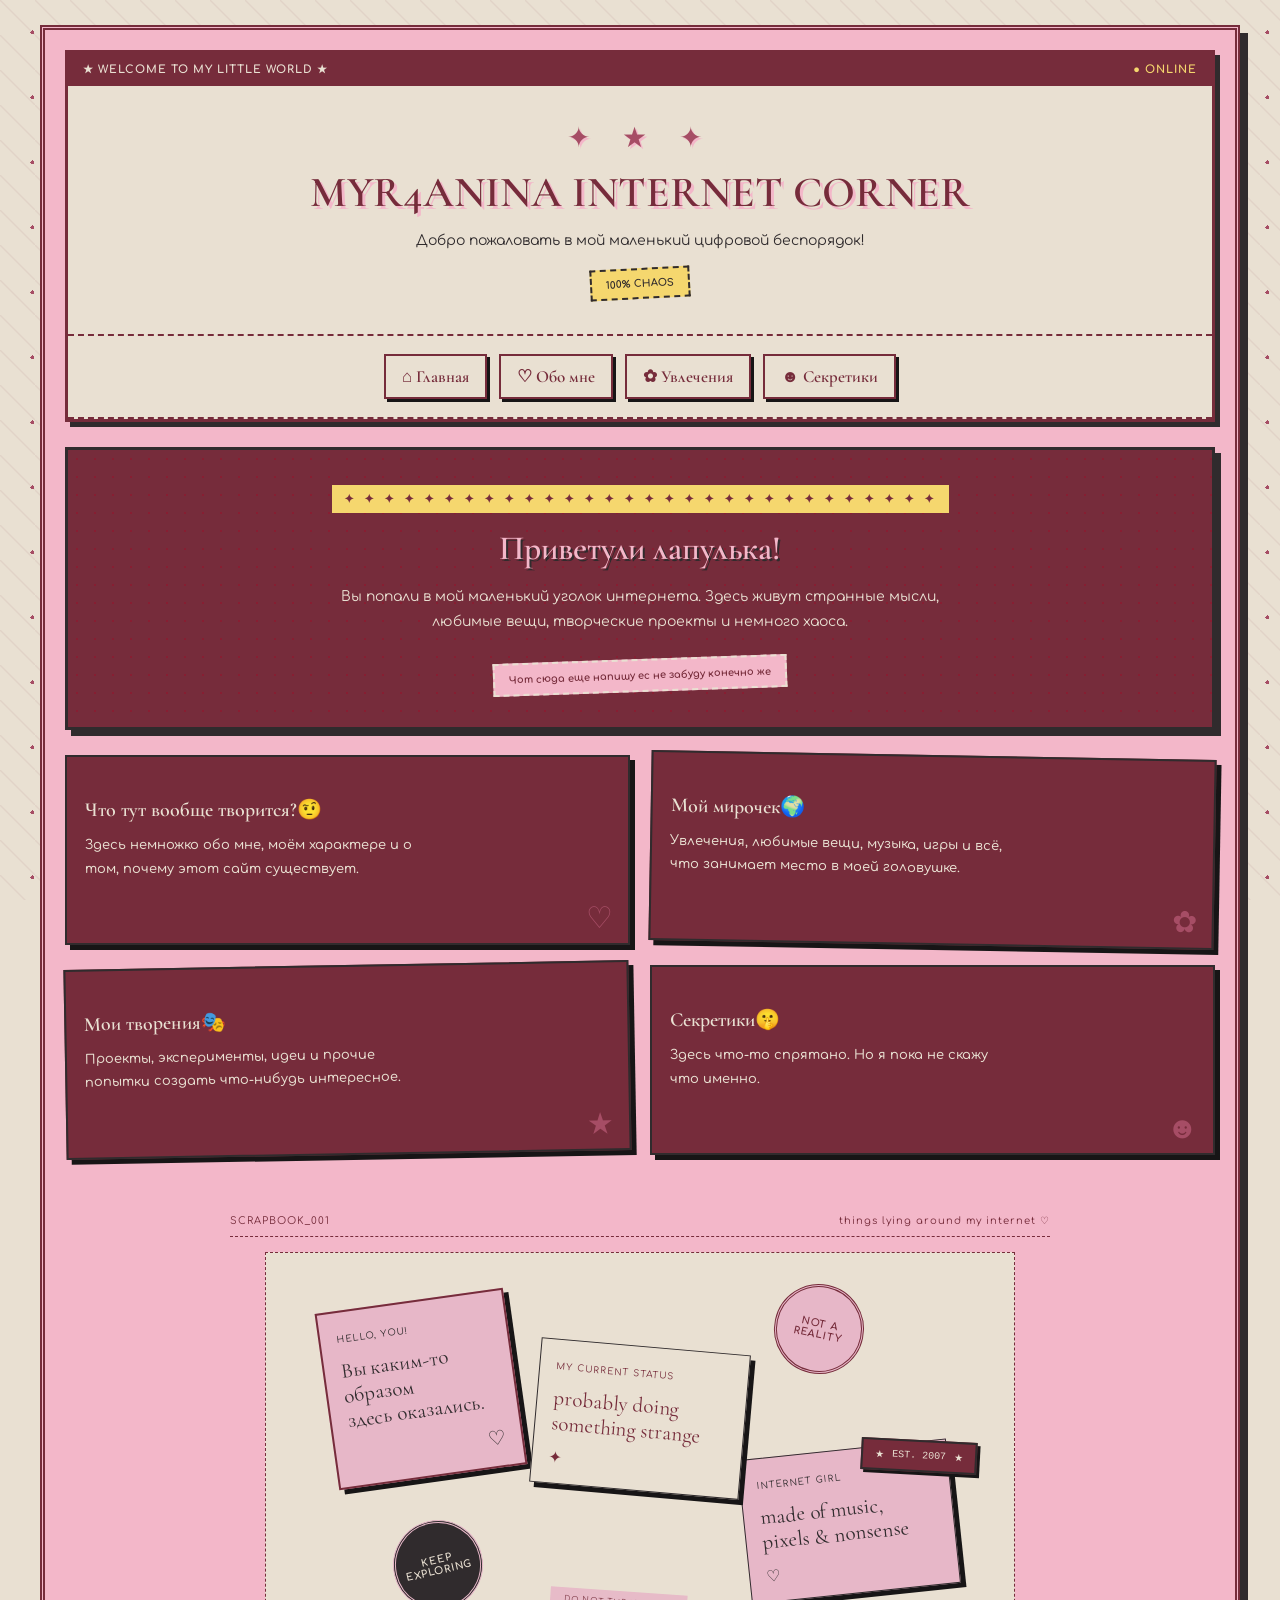
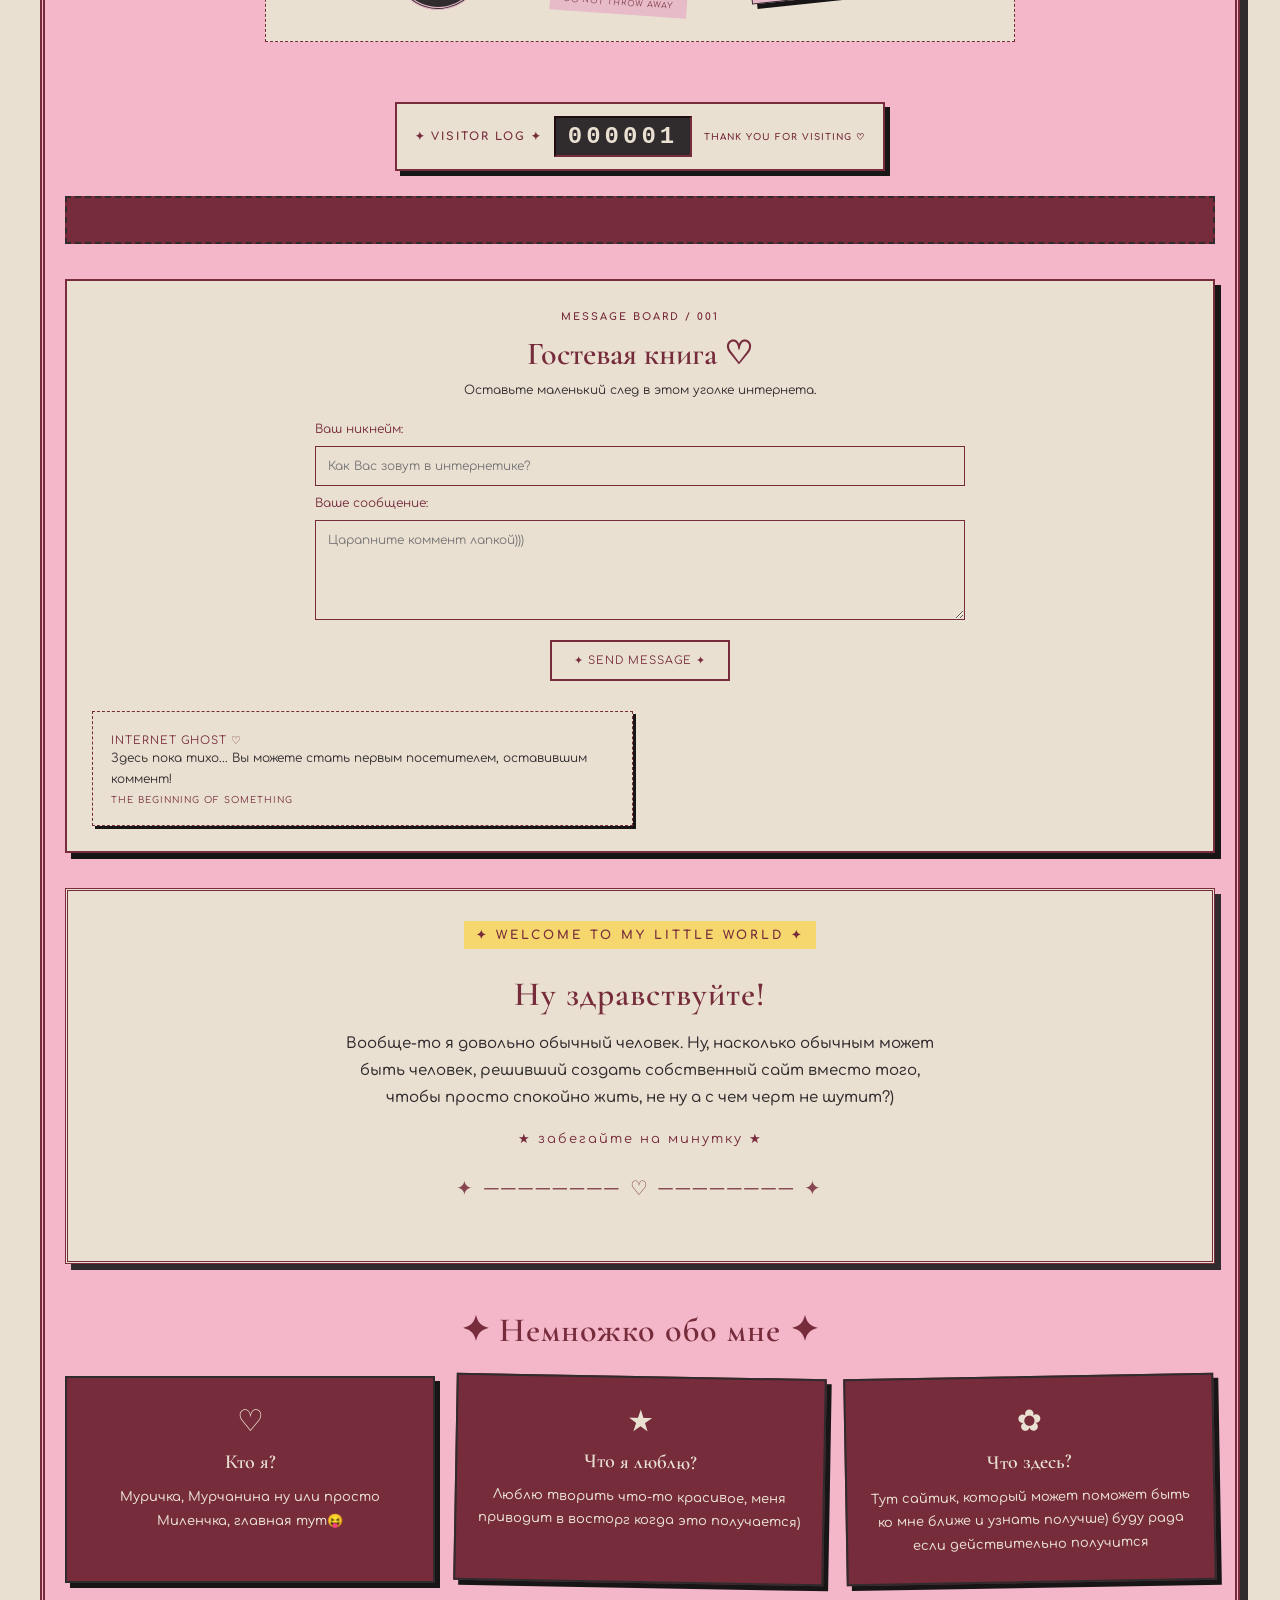
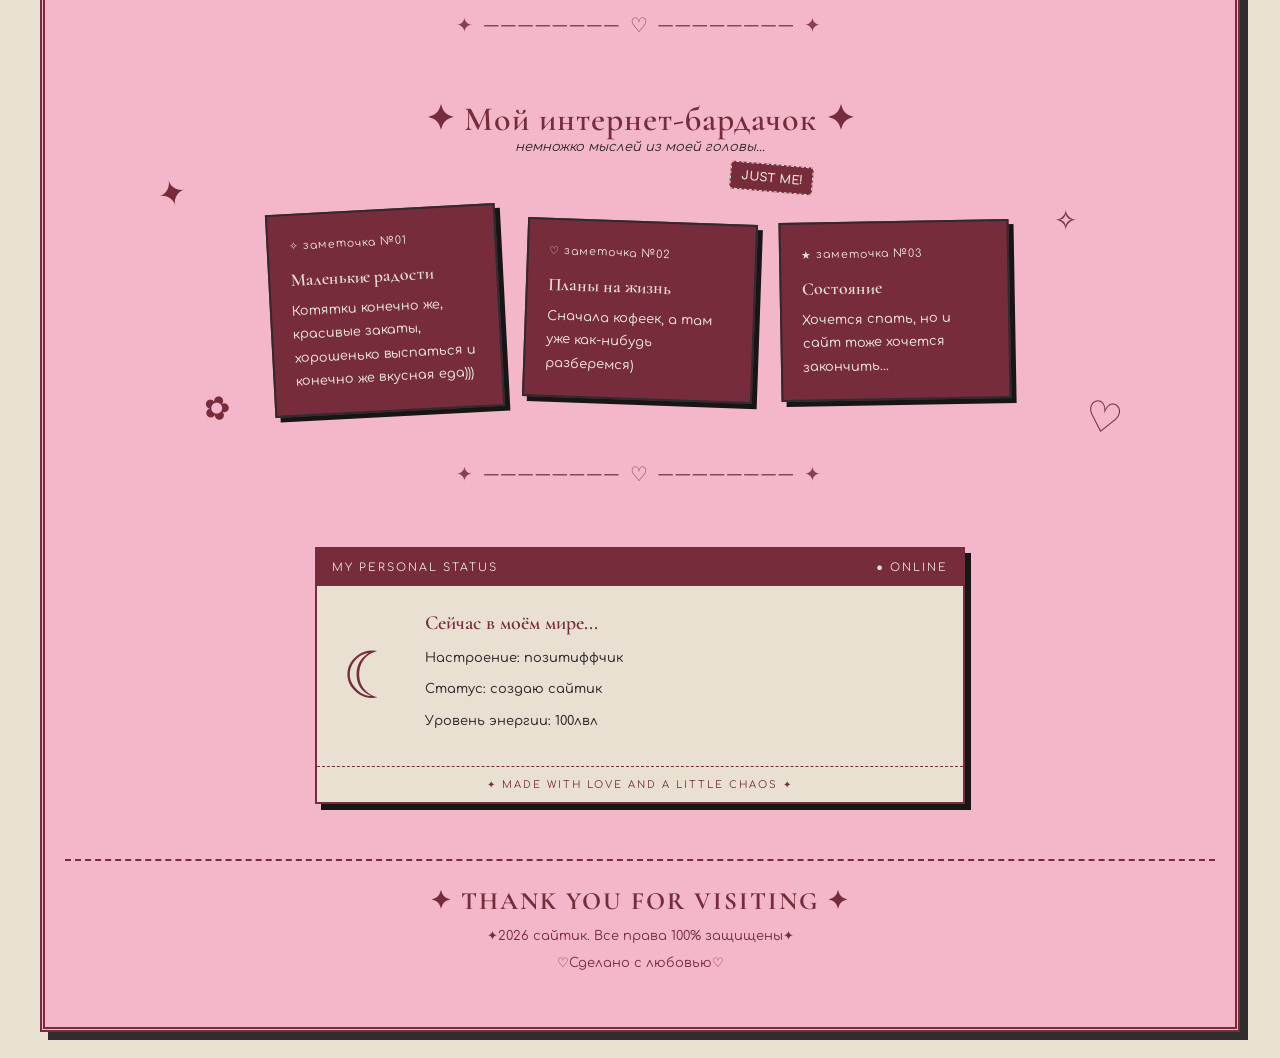
<file: index.html>
<!DOCTYPE html>
<html lang="ru">
<head>
    <meta charset="UTF-8">
    <!-- Подключение Cormorant Garamond и Comfortaa -->
<link rel="preconnect" href="https://fonts.googleapis.com">
<link rel="preconnect" href="https://fonts.gstatic.com" crossorigin>

<link href="https://fonts.googleapis.com/css2?family=Cormorant+Garamond:wght@400;500;600;700&family=Comfortaa:wght@400;500;600;700&display=swap" rel="stylesheet">

    <!-- Чтобы сайт правильно отображался на телефонах -->
    <meta name="viewport" content="width=device-width, initial-scale=1.0">

    <title>Myr4anina Internet Corner</title>

    <!-- Подключаем таблицу стилей -->
    <link rel="stylesheet" href="style.css">

    <!-- Подключаем JavaScript -->
    <script src="script.js" defer></script>
</head>

<body>

    <!-- Здесь будет располагаться весь наш сайт -->
    <div class="site-wrapper">

       <header id="site-header">

    <!-- Верхняя информационная полоска -->
    <div class="top-bar">
        <span>★ WELCOME TO MY LITTLE WORLD ★</span>
        <span class="online-status">● ONLINE</span>
    </div>

    <!-- Основная часть шапки -->
    <div class="header-main">

        <div class="header-decoration">✦ ★ ✦</div>

        <h1>MYR4ANINA INTERNET CORNER</h1>

        <p class="header-subtitle">
            Добро пожаловать в мой маленький цифровой беспорядок!
        </p>

        <div class="header-sticker">
            100% CHAOS
        </div>

    </div>
<nav class="main-navigation">
    <a href="index.html">⌂ Главная</a>
    <a href="about.html">♡ Обо мне</a>
    <a href="hobbies.html">✿ Увлечения</a>
    <a href="secret.html">☻ Секретики</a>
</nav>

</header>

        <main id="main-content">
      
            <!-- Главная страница -->
<section id="home" class="welcome-section">

    <div class="welcome-label">
        ✦ ✦ ✦ ✦ ✦ ✦ ✦ ✦ ✦ ✦ ✦ ✦ ✦ ✦ ✦ ✦ ✦ ✦ ✦ ✦ ✦ ✦ ✦ ✦ ✦ ✦ ✦ ✦ ✦ ✦
    </div>

    <h2>Приветули лапулька!</h2>

    <p class="welcome-text">
        Вы попали в мой маленький уголок интернета.
        Здесь живут странные мысли, любимые вещи,
        творческие проекты и немного хаоса.
    </p>

    <div class="welcome-sticker">
        Чот сюда еще напишу ес не забуду конечно же
    </div>

</section>

<!-- Информация о сайте -->
<section class="info-grid">

    <article id="about" class="info-card">
        <div class="card-number"></div>
        <h3>Что тут вообще творится?🤨</h3>
        <p>
            Здесь немножко обо мне, моём характере
            и о том, почему этот сайт существует.
        </p>
        <span class="card-decoration">♡</span>
    </article>

    <article id="interests" class="info-card">
        <div class="card-number"></div>
        <h3>Мой мирочек🌍</h3>
        <p>
            Увлечения, любимые вещи, музыка,
            игры и всё, что занимает место
            в моей головушке.
        </p>
        <span class="card-decoration">✿</span>
    </article>

    <article id="projects" class="info-card">
        <div class="card-number"></div>
        <h3>Мои творения🎭</h3>
        <p>
            Проекты, эксперименты, идеи
            и прочие попытки создать
            что-нибудь интересное.
        </p>
        <span class="card-decoration">★</span>
    </article>

    <article id="secret" class="info-card secret-card">
        <div class="card-number"></div>
        <h3>Секретики🤫</h3>
        <p>
            Здесь что-то спрятано.
            Но я пока не скажу что именно.
        </p>
        <span class="card-decoration">☻</span>
    </article>

</section>

<!-- ===== INTERNET SCRAPBOOK ===== -->
<section class="internet-collage">

    <div class="collage-heading">
        <span>SCRAPBOOK_001</span>
        <span>things lying around my internet ♡</span>
    </div>

    <div class="collage-board">

        <div class="collage-note note-welcome">
            <span class="note-mini-title">HELLO, YOU!</span>
            <p>Вы каким-то образом<br>здесь оказались.</p>
            <span class="note-heart">♡</span>
        </div>

        <div class="collage-stamp stamp-pink">
            NOT A<br>REALITY
        </div>

        <div class="collage-paper paper-milk">
            <span class="paper-label">MY CURRENT STATUS</span>
            <p>probably doing<br>something strange</p>
            <span class="paper-deco">✦</span>
        </div>

        <div class="collage-stamp stamp-dark">
            KEEP<br>EXPLORING
        </div>

        <div class="collage-paper paper-pink">
            <span class="paper-label">INTERNET GIRL</span>
            <p>made of music,<br>pixels &amp; nonsense</p>
            <span class="paper-deco">♡</span>
        </div>

        <div class="collage-mini">
            <span>★</span>
            <span>EST. 2007</span>
            <span>★</span>
        </div>

        <div class="collage-tape">DO NOT THROW AWAY</div>

    </div>
</section>
<!-- Счётчик посетителей -->
<div class="visitor-counter">
    <div class="counter-title">✦ VISITOR LOG ✦</div>

    <div class="counter-display">
        <span id="visitor-number">000001</span>
    </div>

    <span class="counter-caption">THANK YOU FOR VISITING ♡</span>
</div>

<!-- Бегущая строка -->
<div class="chaos-ticker">
    <div class="ticker-content">
        ✦ WELCOME TO MY WEBSITE ✦
        THIS IS A PERSONAL INTERNET CORNER ♡
        PLEASE ENJOY YOUR STAY ✿
        INTERNET CHAOS FOREVER ★
        ✦ WELCOME TO MY WEBSITE ✦
    </div>
</div>

<!-- ===== ГОСТЕВАЯ КНИГА ===== -->
<section class="guestbook-section">

    <div class="guestbook-header">
        <span class="card-number">MESSAGE BOARD / 001</span>
        <h2>Гостевая книга ♡</h2>
        <p>Оставьте маленький след в этом уголке интернета.</p>
    </div>

    <!-- Форма сообщения -->
    <div class="guestbook-form">

        <label for="guest-name">Ваш никнейм:</label>
        <input
            type="text"
            id="guest-name"
            placeholder="Как Вас зовут в интернетике?"
            maxlength="30"
        >

        <label for="guest-message">Ваше сообщение:</label>
        <textarea
            id="guest-message"
            placeholder="Царапните коммент лапкой)))"
            maxlength="300"
            rows="4"
        ></textarea>

        <button type="button" id="guestbook-submit">
            ✦ SEND MESSAGE ✦
        </button>

    </div>

    <!-- Здесь будут появляться сообщения -->
    <div class="guestbook-messages" id="guestbook-messages">

        <div class="guestbook-entry">
            <span class="guestbook-entry-name">INTERNET GHOST ♡</span>
            <p>Здесь пока тихо... Вы можете стать первым посетителем, оставившим коммент!</p>
            <small>THE BEGINNING OF SOMETHING</small>
        </div>

    </div>

</section>

        </main>


        <!-- Блок приветствия -->
<section class="welcome">

    <div class="welcome-label">
        ✦ WELCOME TO MY LITTLE WORLD ✦
    </div>

    <h2>Ну здравствуйте!</h2>

    <p>
        Вообще-то я довольно обычный человек. Ну, насколько обычным может быть человек, решивший создать собственный сайт вместо того, чтобы просто спокойно жить, не ну а с чем черт не шутит?) 
    </p>

    <div class="welcome-bottom">
        ★ забегайте на минутку ★
    </div>
</section>

<!-- Карточки с информацией -->
<section class="info-section">

    <h2>✦ Немножко обо мне ✦</h2>

    <div class="info-cards">

        <div class="info-card">
            <span>♡</span>
            <h3>Кто я?</h3>
            <p>Муричка, Мурчанина ну или просто Миленчка, главная тут😝</p>
        </div>

        <div class="info-card">
            <span>★</span>
            <h3>Что я люблю?</h3>
            <p>Люблю творить что-то красивое, меня приводит в восторг когда это получается)</p>
        </div>

        <div class="info-card">
            <span>✿</span>
            <h3>Что здесь?</h3>
            <p>Тут сайтик, который может поможет быть ко мне ближе и узнать получше) буду рада если действительно получится</p>
        </div>

    </div>
</section>

<!-- Мой интернет-бардак -->
<section class="messy-section">

    <h2>✦ Мой интернет-бардачок ✦</h2>
    <p class="messy-subtitle">немножко мыслей из моей головы...</p>

    <div class="messy-board">
        <!-- Декоративные наклейки -->
<div class="sticker sticker-star">✦</div>
<div class="sticker sticker-heart">♡</div>
<div class="sticker sticker-spark">✧</div>
<div class="sticker sticker-flower">✿</div>
<div class="sticker sticker-text">JUST ME!</div>

        <div class="note note-one">
            <span>✧ заметочка №01</span>
            <h3>Маленькие радости</h3>
            <p>Котятки конечно же, красивые закаты, хорошенько выспаться и конечно же вкусная еда)))</p>
        </div>

        <div class="note note-two">
            <span>♡ заметочка №02</span>
            <h3>Планы на жизнь</h3>
            <p>Сначала кофеек, а там уже как-нибудь разберемся)</p>
        </div>

        <div class="note note-three">
            <span>★ заметочка №03</span>
            <h3>Состояние</h3>
            <p>Хочется спать, но и сайт тоже хочется закончить...</p>
        </div>

    </div>

</section>

<!-- Панель моего настроения -->
<section class="status-section">

    <div class="status-header">
        <span>MY PERSONAL STATUS</span>
        <span class="online">● ONLINE</span>
    </div>

    <div class="status-content">

        <div class="status-icon">☾</div>

        <div class="status-info">
            <h3>Сейчас в моём мире...</h3>
            <p>Настроение: позитиффчик </p>
            <p>Статус: создаю сайтик</p>
            <p>Уровень энергии: 100лвл</p>
        </div>

    </div>

    <div class="status-footer">
        ✦ MADE WITH LOVE AND A LITTLE CHAOS ✦
    </div>

</section>

        <footer id="site-footer">
            <!-- Декоративная подпись в подвале -->
<div class="footer-signature">
    <span>✦ THANK YOU FOR VISITING ✦</span>
    <p>✦2026 сайтик. Все права 100% защищены✦</p>
    <p>♡Сделано с любовью♡</p>
</div>
        </footer>

    </div>

</body>
</html>
</file>
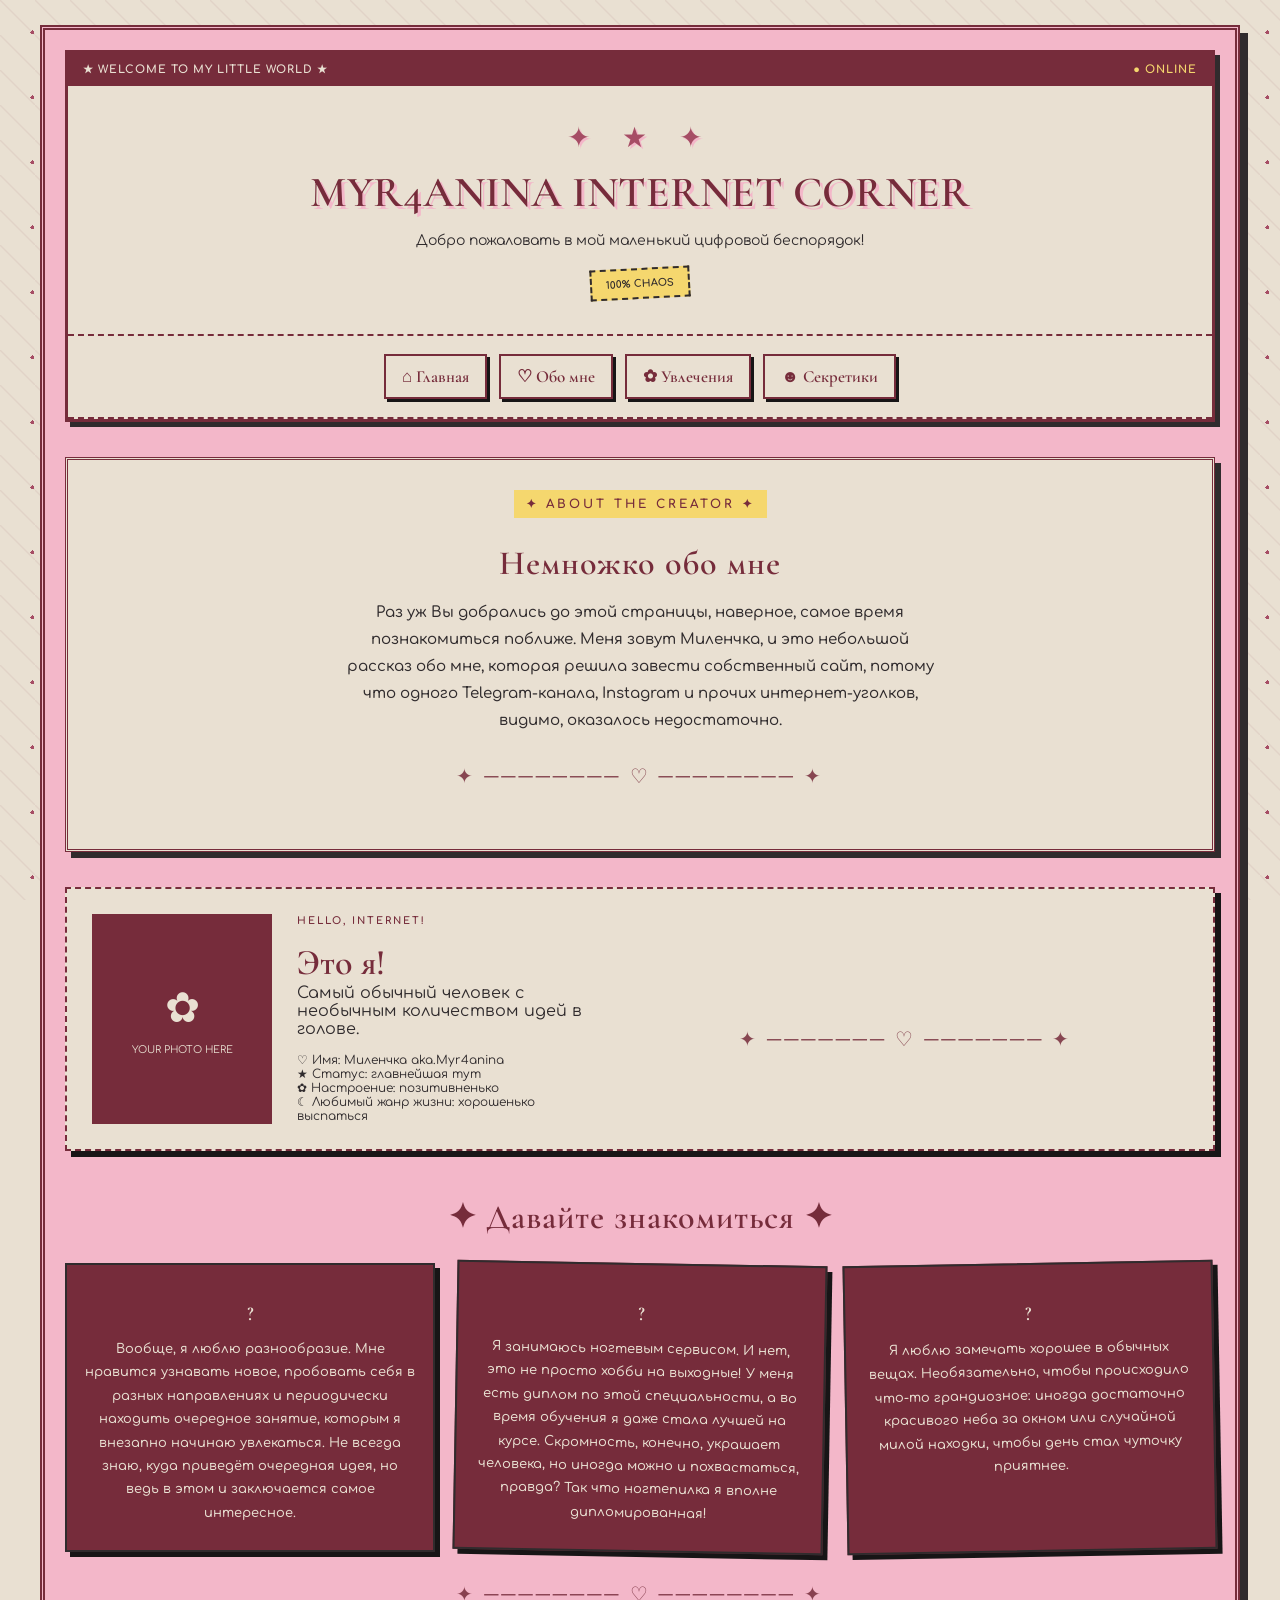
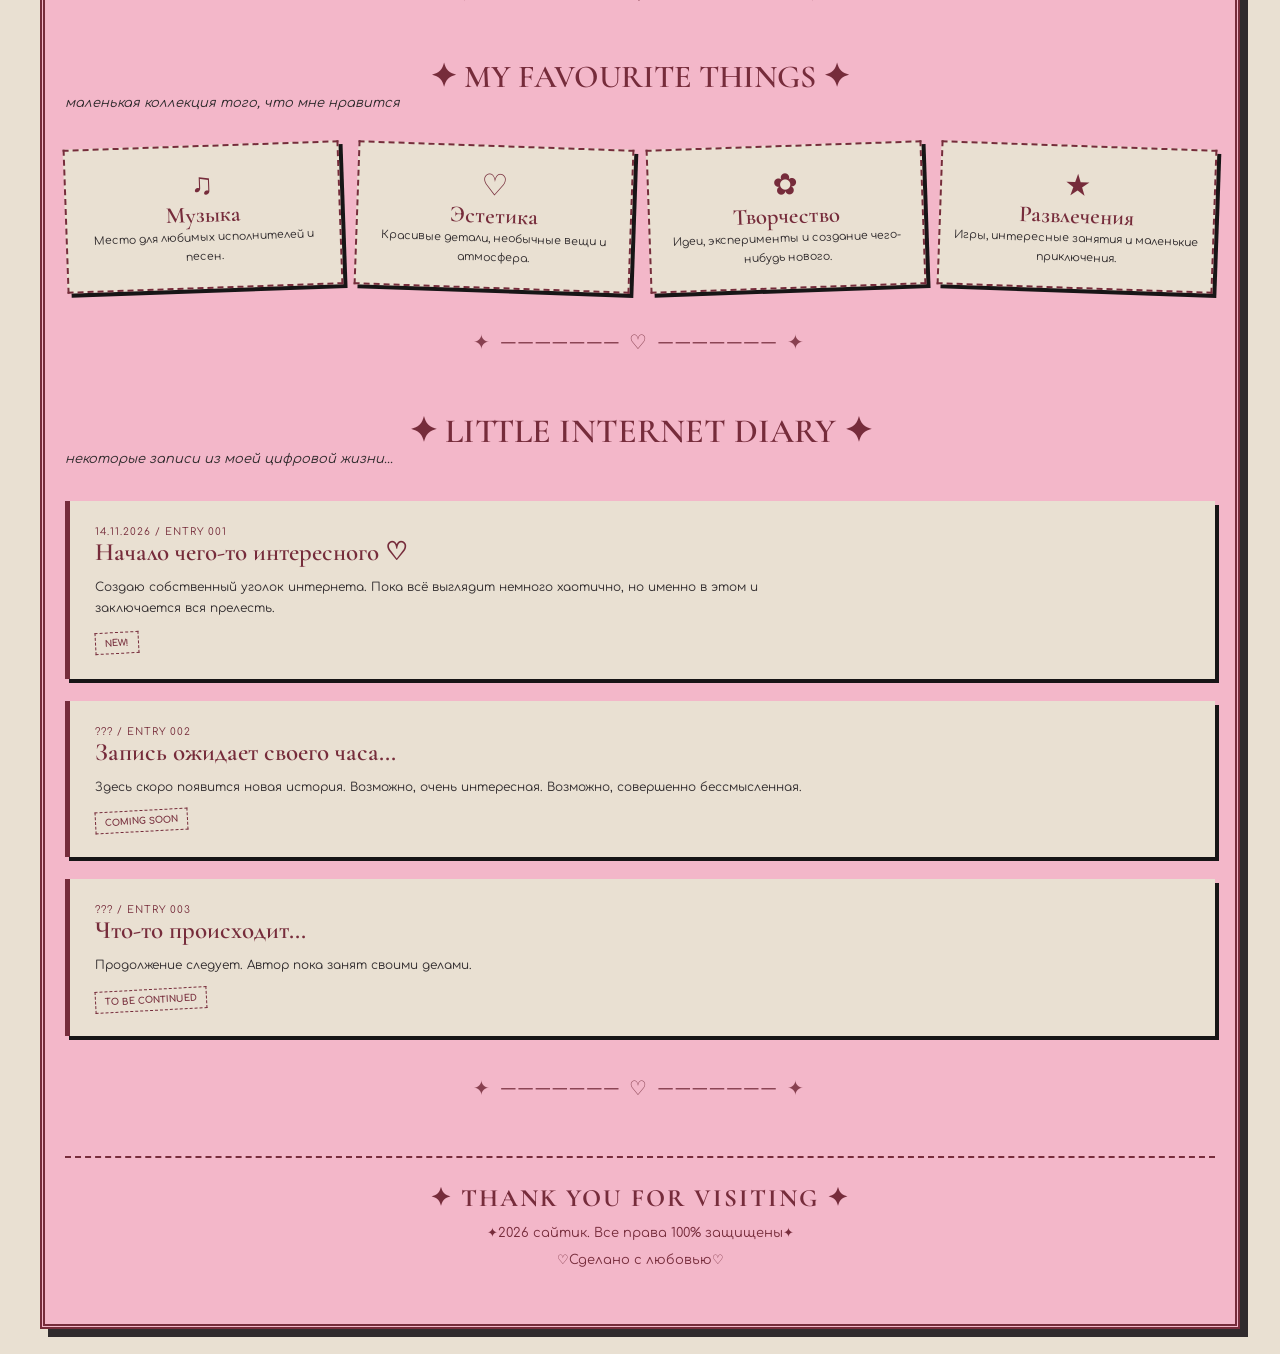
<file: about.html>
<!DOCTYPE html>
<html lang="ru">
<head>
    <meta charset="UTF-8">
    <meta name="viewport" content="width=device-width, initial-scale=1.0">

    <title>Обо мне | Myr4anina Internet Corner</title>

    <!-- Подключаем наши шрифты -->
    <link rel="preconnect" href="https://fonts.googleapis.com">
    <link rel="preconnect" href="https://fonts.gstatic.com" crossorigin>
    <link href="https://fonts.googleapis.com/css2?family=Cormorant+Garamond:wght@400;500;600;700&family=Comfortaa:wght@400;500;600;700&display=swap" rel="stylesheet">

    <!-- Подключаем общий дизайн -->
    <link rel="stylesheet" href="style.css">
</head>

<body>

<div class="site-wrapper">

    <!-- Шапка сайта -->
    <header id="site-header">

        <div class="top-bar">
            <span>★ WELCOME TO MY LITTLE WORLD ★</span>
            <span class="online-status">● ONLINE</span>
        </div>

        <div class="header-main">
            <div class="header-decoration">✦ ★ ✦</div>
            <h1>MYR4ANINA INTERNET CORNER</h1>

            <p class="header-subtitle">
                Добро пожаловать в мой маленький цифровой беспорядок!
            </p>

            <div class="header-sticker">
                100% CHAOS
            </div>
        </div>

        <!-- Меню -->
        <nav class="main-navigation">
            <a href="index.html">⌂ Главная</a>
            <a href="about.html">♡ Обо мне</a>
            <a href="hobbies.html">✿ Увлечения</a>
            <a href="secret.html">☻ Секретики</a>
        </nav>

    </header>

    <!-- Содержимое страницы -->
    <main>

        <section class="welcome">
            <div class="welcome-label">
                ✦ ABOUT THE CREATOR ✦
            </div>

            <h2>Немножко обо мне</h2>

            <p>
               Раз уж Вы добрались до этой страницы, наверное, самое время познакомиться поближе.
                Меня зовут Миленчка, и это небольшой рассказ обо мне, которая решила завести собственный сайт, 
                потому что одного Telegram-канала, Instagram и прочих интернет-уголков, видимо, оказалось недостаточно.
            </p>
        </section>
<!-- Личная визитка -->
<section class="profile-panel">

    <div class="profile-photo">
        ✿
        <span>YOUR PHOTO HERE</span>
    </div>

    <div class="profile-description">

        <div class="card-number">HELLO, INTERNET!</div>

        <h2>Это я!</h2>

        <p>
            Самый обычный человек с необычным количеством
            идей в голове.
        </p>

        <div class="profile-details">
            <p>♡ Имя: Миленчка aka.Myr4anina</p>
            <p>★ Статус: главнейшая тут</p>
            <p>✿ Настроение: позитивненько</p>
            <p>☾ Любимый жанр жизни: хорошенько выспаться</p>
        </div>

    </div>

</section>
        <section class="info-section">

            <h2>✦ Давайте знакомиться ✦</h2>

            <div class="info-cards">

                <div class="info-card">
                    <h3>?</h3>
                    <p>Вообще, я люблю разнообразие. Мне нравится узнавать новое, пробовать себя в разных направлениях и
                         периодически находить очередное занятие, которым я внезапно начинаю увлекаться. 
                        Не всегда знаю, куда приведёт очередная идея, но ведь в этом и заключается самое интересное.</p>
                </div>

                <div class="info-card">
                    <h3>?</h3>
                <p>Я занимаюсь ногтевым сервисом. И нет, это не просто хобби на выходные! У меня есть диплом по этой специальности, а во время обучения я даже стала лучшей на курсе.
                 Скромность, конечно, украшает человека, но иногда можно и похвастаться, правда? Так что ногтепилка я вполне дипломированная!</p>
                </div>

                <div class="info-card">
                    <h3>?</h3>
                    <p> Я люблю замечать хорошее в обычных вещах. Необязательно, 
                    чтобы происходило что-то грандиозное: иногда достаточно красивого неба за окном или случайной милой находки,
                     чтобы день стал чуточку приятнее.</p>
                </div>

            </div>

        </section>
<!-- Мои любимые вещи -->
<section class="favourites-section">

    <h2>✦ MY FAVOURITE THINGS ✦</h2>

    <p class="messy-subtitle">
        маленькая коллекция того, что мне нравится
    </p>

    <div class="favourites-grid">

        <div class="favourite-item">
            <span>♫</span>
            <h3>Музыка</h3>
            <p>Место для любимых исполнителей и песен.</p>
        </div>

        <div class="favourite-item">
            <span>♡</span>
            <h3>Эстетика</h3>
            <p>Красивые детали, необычные вещи и атмосфера.</p>
        </div>

        <div class="favourite-item">
            <span>✿</span>
            <h3>Творчество</h3>
            <p>Идеи, эксперименты и создание чего-нибудь нового.</p>
        </div>

        <div class="favourite-item">
            <span>★</span>
            <h3>Развлечения</h3>
            <p>Игры, интересные занятия и маленькие приключения.</p>
        </div>

    </div>

</section>

<!-- Мой маленький дневник -->
<section class="diary-section">

    <h2>✦ LITTLE INTERNET DIARY ✦</h2>

    <p class="messy-subtitle">
        некоторые записи из моей цифровой жизни...
    </p>

    <div class="diary-entries">

        <article class="diary-entry">
            <div class="diary-date">14.11.2026 / ENTRY 001</div>
            <h3>Начало чего-то интересного ♡</h3>
            <p>
                Создаю собственный уголок интернета.
                Пока всё выглядит немного хаотично,
                но именно в этом и заключается вся прелесть.
            </p>
            <span class="diary-stamp">NEW!</span>
        </article>

        <article class="diary-entry">
            <div class="diary-date">??? / ENTRY 002</div>
            <h3>Запись ожидает своего часа...</h3>
            <p>
                Здесь скоро появится новая история.
                Возможно, очень интересная.
                Возможно, совершенно бессмысленная.
            </p>
            <span class="diary-stamp">COMING SOON</span>
        </article>

        <article class="diary-entry">
            <div class="diary-date">??? / ENTRY 003</div>
            <h3>Что-то происходит...</h3>
            <p>
                Продолжение следует.
                Автор пока занят своими делами.
            </p>
            <span class="diary-stamp">TO BE CONTINUED</span>
        </article>

    </div>

</section>

    </main>

    <!-- Подвал -->
    <footer id="site-footer">

        <div class="footer-signature">
            <span>✦ THANK YOU FOR VISITING ✦</span>
    <p>✦2026 сайтик. Все права 100% защищены✦</p>
    <p>♡Сделано с любовью♡</p>
        </div>

    </footer>

</div>

</body>
</html>
</file>
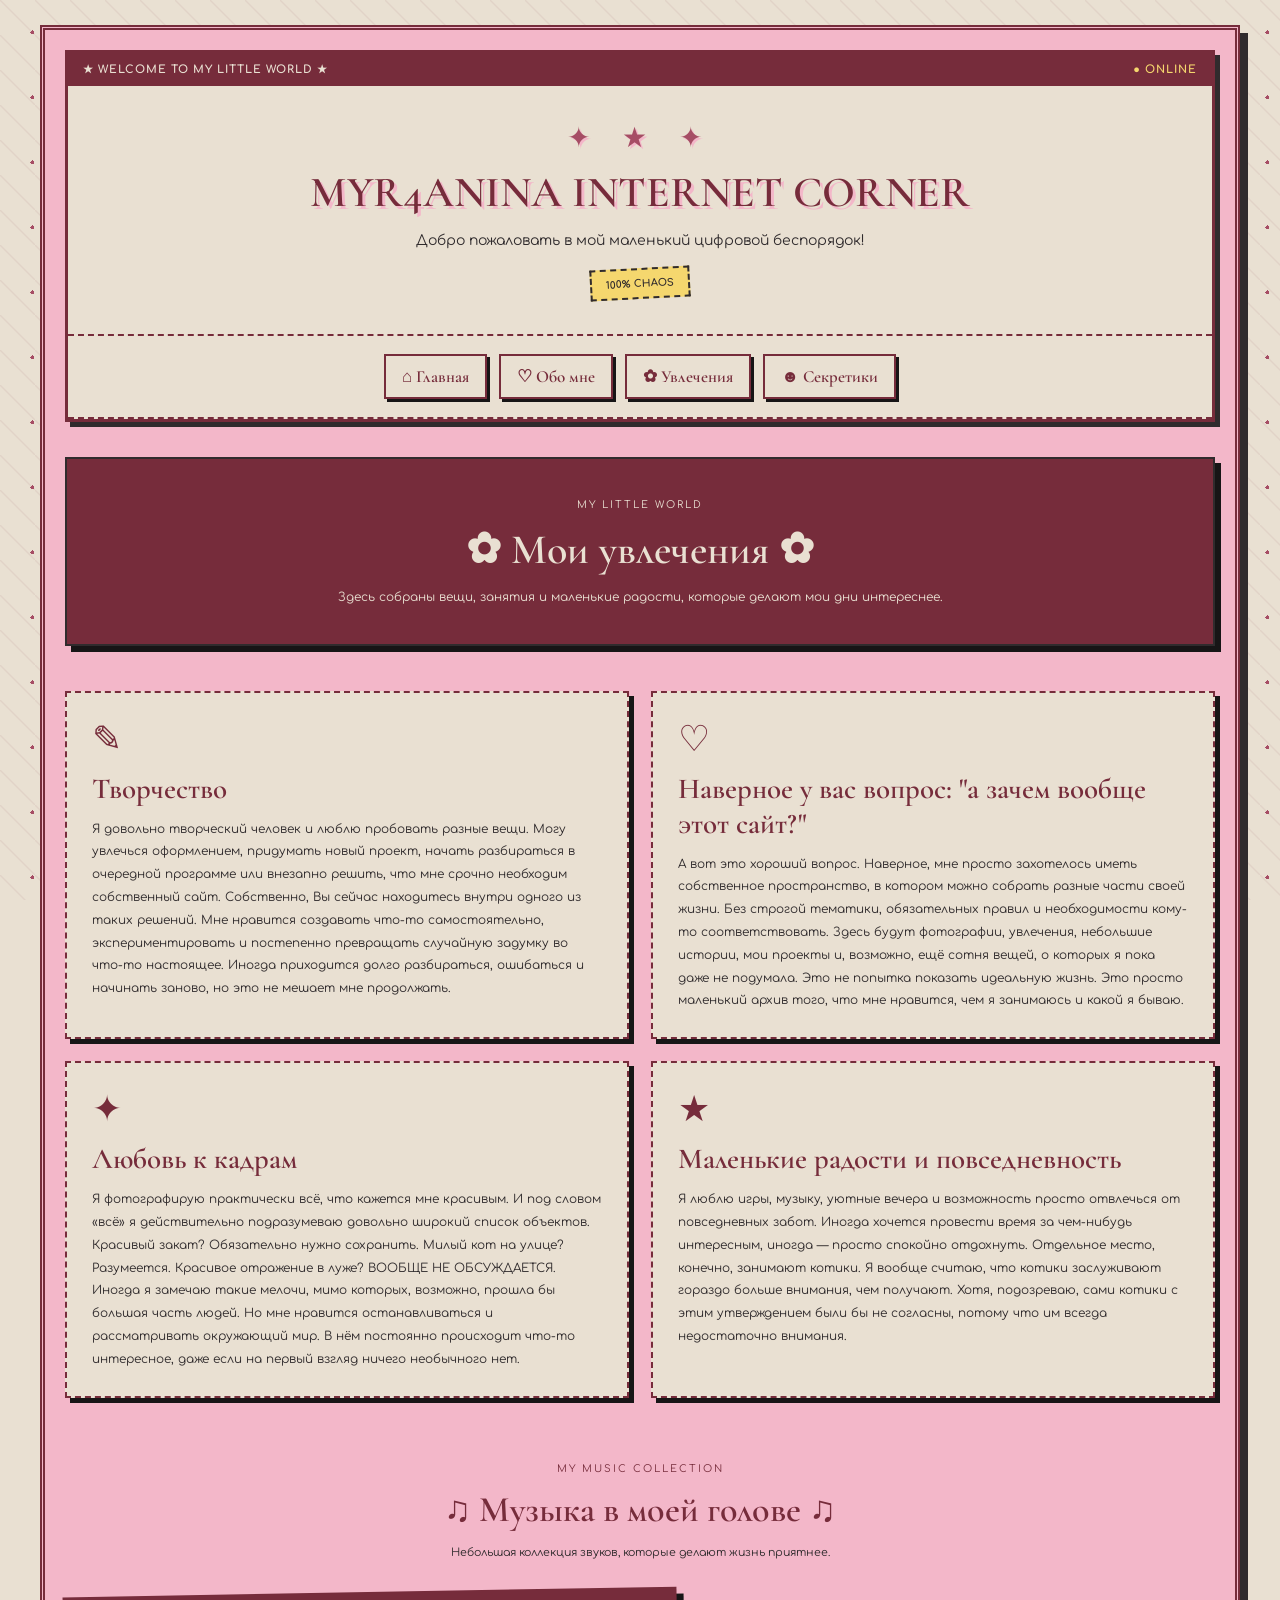
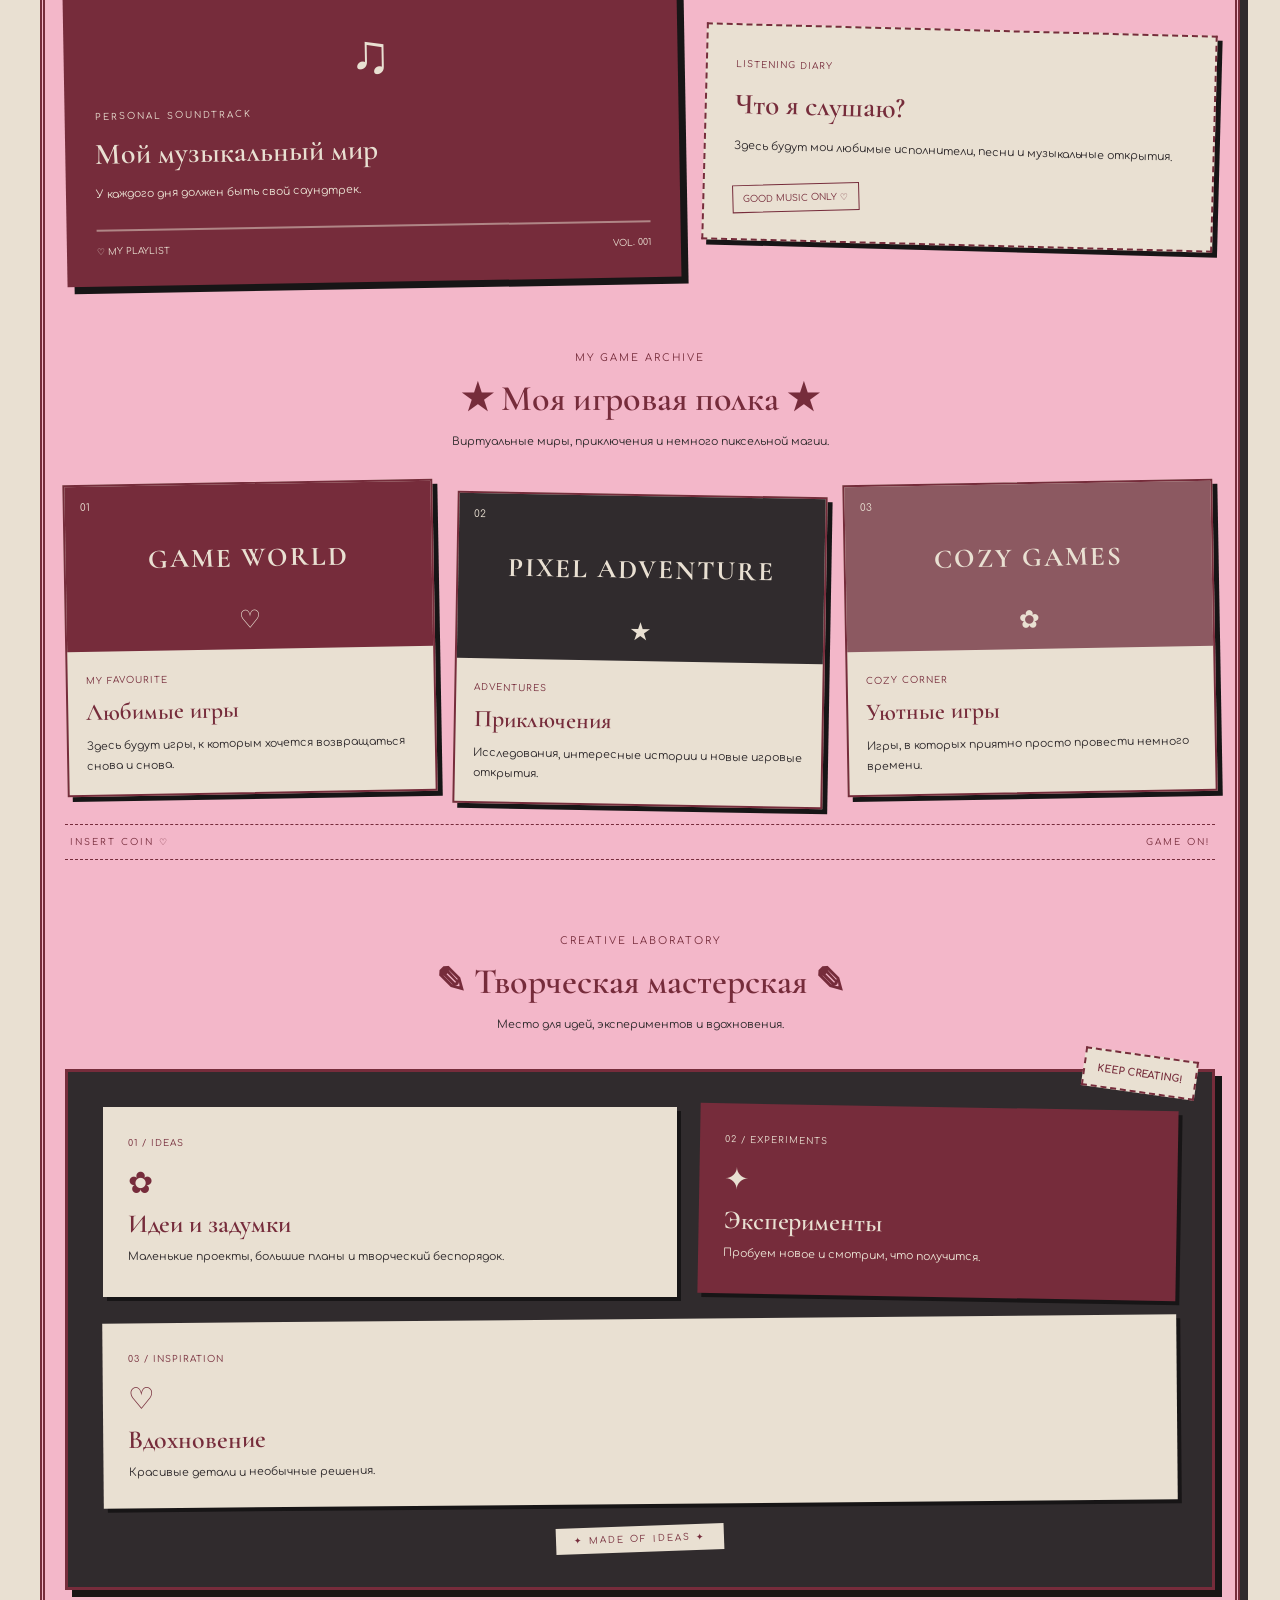
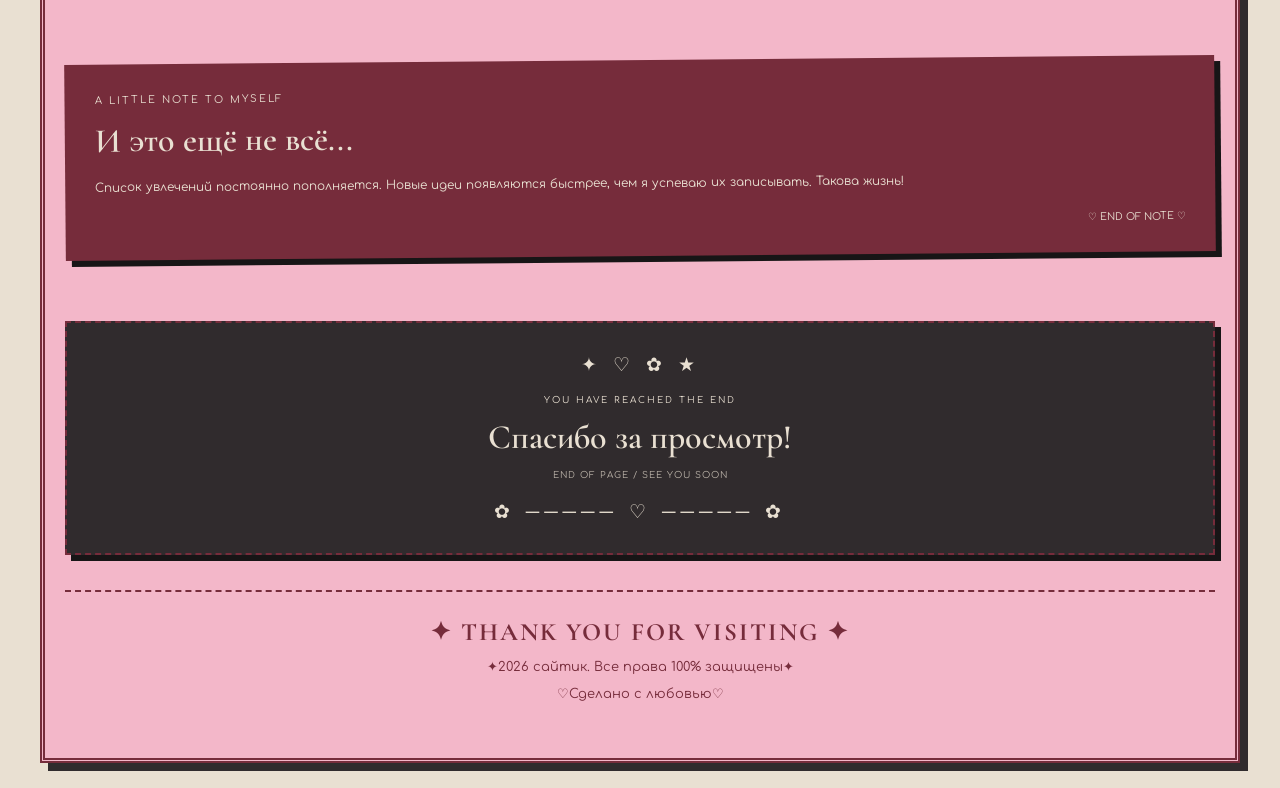
<file: hobbies.html>
<!DOCTYPE html>
<html lang="ru">
<head>
    <meta charset="UTF-8">
    <meta name="viewport" content="width=device-width, initial-scale=1.0">

    <title>Мои увлечения♡| Myr4anina Internet Corne</title>

    <!-- Подключаем наши любимые шрифты -->
    <link href="https://fonts.googleapis.com/css2?family=Cormorant+Garamond:wght@500;600;700&family=Comfortaa:wght@400;500;600&display=swap" rel="stylesheet">

    <!-- Подключаем общие стили сайта -->
    <link rel="stylesheet" href="style.css">
</head>

<body>

<div class="site-wrapper">
 <!-- Шапка сайта -->
    <header id="site-header">

        <div class="top-bar">
            <span>★ WELCOME TO MY LITTLE WORLD ★</span>
            <span class="online-status">● ONLINE</span>
        </div>

        <div class="header-main">
            <div class="header-decoration">✦ ★ ✦</div>
            <h1>MYR4ANINA INTERNET CORNER</h1>

            <p class="header-subtitle">
                Добро пожаловать в мой маленький цифровой беспорядок!
            </p>

            <div class="header-sticker">
                100% CHAOS
            </div>
        </div>

        <!-- Меню -->
        <nav class="main-navigation">
            <a href="index.html">⌂ Главная</a>
            <a href="about.html">♡ Обо мне</a>
            <a href="hobbies.html">✿ Увлечения</a>
            <a href="secret.html">☻ Секретики</a>
        </nav>

    </header>
    <main>

        <!-- Приветственный блок -->
        <section class="hobbies-welcome">
            <span>MY LITTLE WORLD </span>
            <h2>✿ Мои увлечения ✿</h2>
            <p>
                Здесь собраны вещи, занятия и маленькие радости,
                которые делают мои дни интереснее.
            </p>
        </section>

        <!-- Основная коллекция увлечений -->
        <section class="hobbies-collection">

            <article class="hobby-card">
                <div class="hobby-icon">✎</div>
                <span></span>
                <h3>Творчество</h3>
                <p>
                   Я довольно творческий человек и люблю пробовать разные вещи. Могу увлечься оформлением, придумать новый проект,
                    начать разбираться в очередной программе или внезапно решить, что мне срочно необходим собственный сайт.
                 Собственно, Вы сейчас находитесь внутри одного из таких решений.
                 Мне нравится создавать что-то самостоятельно, экспериментировать и постепенно превращать случайную задумку во что-то настоящее. 
                Иногда приходится долго разбираться, ошибаться и начинать заново, но это не мешает мне продолжать.
                </p>
            </article>

            <article class="hobby-card">
                <div class="hobby-icon">♡</div>
                <span></span>
                <h3>Наверное у вас вопрос: "а зачем вообще этот сайт?"</h3>
                <p>
                   А вот это хороший вопрос.
                  Наверное, мне просто захотелось иметь собственное пространство, в котором можно собрать разные части своей жизни. 
                  Без строгой тематики, обязательных правил и необходимости кому-то соответствовать.
                  Здесь будут фотографии, увлечения, небольшие истории, мои проекты и, возможно, ещё сотня вещей, о которых я пока даже не подумала.
                  Это не попытка показать идеальную жизнь. Это просто маленький архив того, что мне нравится, чем я занимаюсь и какой я бываю.
                </p>
            </article>

            <article class="hobby-card">
                <div class="hobby-icon">✦</div>
                <span></span>
                <h3>Любовь к кадрам</h3>
                <p>
                   Я фотографирую практически всё, что кажется мне красивым.
                И под словом «всё» я действительно подразумеваю довольно широкий список объектов.
                Красивый закат? Обязательно нужно сохранить. Милый кот на улице? Разумеется. Красивое отражение в луже? ВООБЩЕ НЕ ОБСУЖДАЕТСЯ.
                Иногда я замечаю такие мелочи, мимо которых, возможно, прошла бы большая часть людей. Но мне нравится останавливаться и рассматривать окружающий мир.
                 В нём постоянно происходит что-то интересное, даже если на первый взгляд ничего необычного нет.
                </p>
            </article>

            <article class="hobby-card">
                <div class="hobby-icon">★</div>
                <span></span>
                <h3>Маленькие радости и повседневность</h3>
                <p>
                    Я люблю игры, музыку, уютные вечера и возможность просто отвлечься от повседневных забот.
                    Иногда хочется провести время за чем-нибудь интересным, иногда — просто спокойно отдохнуть.
                    Отдельное место, конечно, занимают котики. Я вообще считаю, что котики заслуживают гораздо больше внимания, чем получают.
                   Хотя, подозреваю, сами котики с этим утверждением были бы не согласны, потому что им всегда недостаточно внимания.
                </p>
            </article>

        </section>
        <!-- МОЙ МУЗЫКАЛЬНЫЙ УГОЛОК -->
<section class="music-corner">

    <div class="music-heading">
        <span>MY MUSIC COLLECTION</span>
        <h2>♫ Музыка в моей голове ♫</h2>
        <p>Небольшая коллекция звуков, которые делают жизнь приятнее.</p>
    </div>

    <div class="music-content">

        <div class="music-player">
            <div class="player-decoration">♫</div>
            <span class="player-label">PERSONAL SOUNDTRACK</span>
            <h3>Мой музыкальный мир</h3>
            <p>У каждого дня должен быть свой саундтрек.</p>
            <div class="player-line"></div>
            <div class="player-bottom">
                <span>♡ MY PLAYLIST</span>
                <span>VOL. 001</span>
            </div>
        </div>

        <div class="music-note">
            <span>LISTENING DIARY </span>
            <h3>Что я слушаю?</h3>
            <p>
                Здесь будут мои любимые исполнители,
                песни и музыкальные открытия.
            </p>
            <div class="music-sticker">GOOD MUSIC ONLY ♡</div>
        </div>

    </div>
<!-- МОЯ ИГРОВАЯ ПОЛКА -->
<section class="games-corner">

    <div class="games-heading">
        <span>MY GAME ARCHIVE </span>
        <h2>★ Моя игровая полка ★</h2>
        <p>Виртуальные миры, приключения и немного пиксельной магии.</p>
    </div>

    <div class="games-grid">

        <article class="game-card">
            <div class="game-cover">
                <span>01</span>
                <strong>GAME WORLD</strong>
                <div>♡</div>
            </div>
            <div class="game-info">
                <span>MY FAVOURITE</span>
                <h3>Любимые игры</h3>
                <p>Здесь будут игры, к которым хочется возвращаться снова и снова.</p>
            </div>
        </article>

        <article class="game-card">
            <div class="game-cover game-cover-two">
                <span>02</span>
                <strong>PIXEL ADVENTURE</strong>
                <div>★</div>
            </div>
            <div class="game-info">
                <span>ADVENTURES</span>
                <h3>Приключения</h3>
                <p>Исследования, интересные истории и новые игровые открытия.</p>
            </div>
        </article>

        <article class="game-card">
            <div class="game-cover game-cover-three">
                <span>03</span>
                <strong>COZY GAMES</strong>
                <div>✿</div>
            </div>
            <div class="game-info">
                <span>COZY CORNER</span>
                <h3>Уютные игры</h3>
                <p>Игры, в которых приятно просто провести немного времени.</p>
            </div>
        </article>

    </div>

    <div class="games-footer">
        <span>INSERT COIN ♡</span>
        <span>GAME ON!</span>
    </div>

</section>

<!-- ТВОРЧЕСКАЯ МАСТЕРСКАЯ -->
<section class="creative-corner">

    <div class="creative-heading">
        <span>CREATIVE LABORATORY </span>
        <h2>✎ Творческая мастерская ✎</h2>
        <p>Место для идей, экспериментов и вдохновения.</p>
    </div>

    <div class="creative-board">

        <div class="creative-card creative-card-large">
            <span>01 / IDEAS</span>
            <div class="creative-symbol">✿</div>
            <h3>Идеи и задумки</h3>
            <p>Маленькие проекты, большие планы и творческий беспорядок.</p>
        </div>

        <div class="creative-card creative-card-dark">
            <span>02 / EXPERIMENTS</span>
            <div class="creative-symbol">✦</div>
            <h3>Эксперименты</h3>
            <p>Пробуем новое и смотрим, что получится.</p>
        </div>

        <div class="creative-card creative-card-small">
            <span>03 / INSPIRATION</span>
            <div class="creative-symbol">♡</div>
            <h3>Вдохновение</h3>
            <p>Красивые детали и необычные решения.</p>
        </div>

        <div class="creative-sticker">
            KEEP CREATING!
        </div>

        <div class="creative-tape">✦ MADE OF IDEAS ✦</div>

    </div>

</section>
</section>

        <!-- Небольшая заметка -->
        <section class="hobby-note">
            <div class="note-label">A LITTLE NOTE TO MYSELF</div>
            <h2>И это ещё не всё...</h2>
            <p>
                Список увлечений постоянно пополняется.
                Новые идеи появляются быстрее, чем я успеваю
                их записывать. Такова жизнь!
            </p>
            <span>♡ END OF NOTE ♡</span>
        </section>
<!-- ФИНАЛЬНАЯ ПАНЕЛЬ СТРАНИЦЫ -->
<section class="hobbies-ending">

    <div class="ending-decoration">✦ ♡ ✿ ★</div>

    <p>YOU HAVE REACHED THE END</p>

    <h2>Спасибо за просмотр!</h2>

    <span>END OF PAGE / SEE YOU SOON</span>

    <div class="ending-decoration">✿ ───── ♡ ───── ✿</div>

</section>
    </main>

    <footer id="site-footer">
        <div class="footer-signature">
            <span>✦ THANK YOU FOR VISITING ✦</span>
    <p>✦2026 сайтик. Все права 100% защищены✦</p>
    <p>♡Сделано с любовью♡</p>
        </div>
    </footer>

</div>

</body>
</html>
</file>
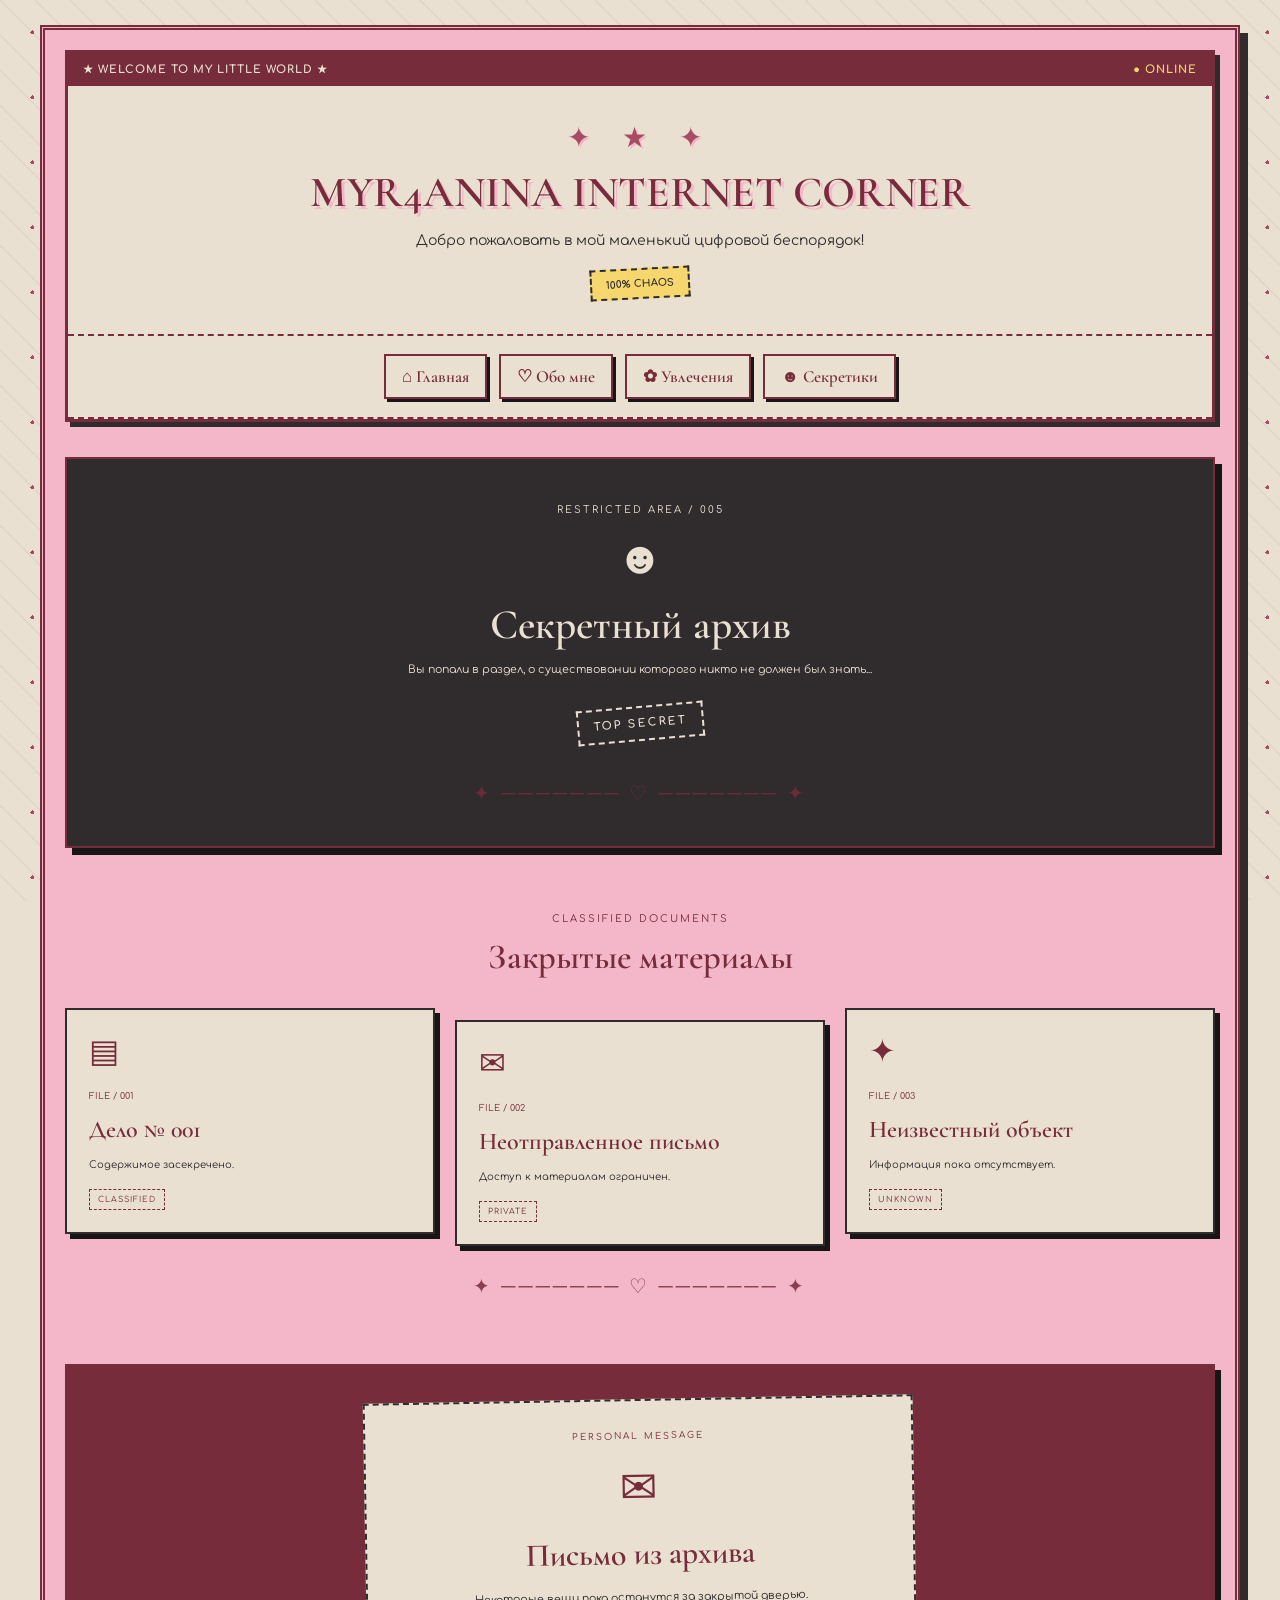
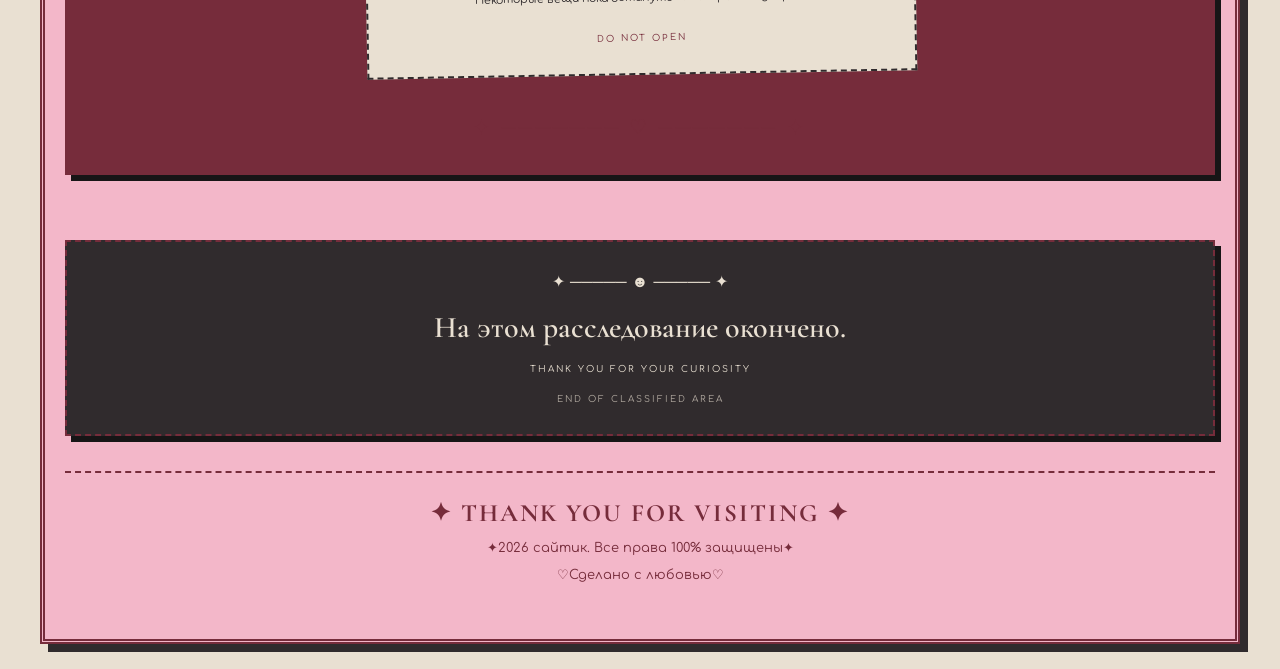
<file: secret.html>
<!DOCTYPE html>
<html lang="ru">
<head>
    <meta charset="UTF-8">
    <meta name="viewport" content="width=device-width, initial-scale=1.0">

    <title>Секретики ☻| Myr4anina Internet Corner</title>

    <!-- Подключаем наши шрифты -->
    <link href="https://fonts.googleapis.com/css2?family=Cormorant+Garamond:wght@500;600;700&family=Comfortaa:wght@400;500;600&display=swap" rel="stylesheet">

    <!-- Общие стили сайта -->
    <link rel="stylesheet" href="style.css">
</head>

<body>

<div class="site-wrapper">

    <!-- Шапка сайта -->
    <header id="site-header">

        <div class="top-bar">
            <span>★ WELCOME TO MY LITTLE WORLD ★</span>
            <span class="online-status">● ONLINE</span>
        </div>

        <div class="header-main">
            <div class="header-decoration">✦ ★ ✦</div>
            <h1>MYR4ANINA INTERNET CORNER</h1>

            <p class="header-subtitle">
                Добро пожаловать в мой маленький цифровой беспорядок!
            </p>

            <div class="header-sticker">
                100% CHAOS
            </div>
        </div>

        <!-- Меню -->
        <nav class="main-navigation">
            <a href="index.html">⌂ Главная</a>
            <a href="about.html">♡ Обо мне</a>
            <a href="hobbies.html">✿ Увлечения</a>
            <a href="secret.html">☻ Секретики</a>
        </nav>

    </header>

    <main>

        <!-- ВСТУПЛЕНИЕ -->
        <section class="secret-welcome">

            <span>RESTRICTED AREA / 005</span>

            <div class="secret-symbol">☻</div>

            <h2>Секретный архив</h2>

            <p>
                Вы попали в раздел, о существовании которого
                никто не должен был знать...
            </p>

            <div class="classified-stamp">TOP SECRET</div>

        </section>

        <!-- СЕКРЕТНЫЕ ПАПКИ -->
        <section class="secret-files">

            <div class="secret-section-heading">
                <span>CLASSIFIED DOCUMENTS</span>
                <h2>Закрытые материалы</h2>
            </div>

            <div class="secret-grid">

                <div class="secret-file">
                    <div class="file-icon">▤</div>
                    <span>FILE / 001</span>
                    <h3>Дело № 001</h3>
                    <p>Содержимое засекречено.</p>
                    <div class="file-stamp">CLASSIFIED</div>
                </div>

                <div class="secret-file">
                    <div class="file-icon">✉</div>
                    <span>FILE / 002</span>
                    <h3>Неотправленное письмо</h3>
                    <p>Доступ к материалам ограничен.</p>
                    <div class="file-stamp">PRIVATE</div>
                </div>

                <div class="secret-file">
                    <div class="file-icon">✦</div>
                    <span>FILE / 003</span>
                    <h3>Неизвестный объект</h3>
                    <p>Информация пока отсутствует.</p>
                    <div class="file-stamp">UNKNOWN</div>
                </div>

            </div>

        </section>

        <!-- СЕКРЕТНЫЙ КОНВЕРТ -->
        <section class="secret-envelope-section">

            <div class="secret-envelope">

                <div class="envelope-top">PERSONAL MESSAGE</div>

                <div class="envelope-symbol">✉</div>

                <h2>Письмо из архива</h2>

                <p>Некоторые вещи пока останутся за закрытой дверью.</p>

                <div class="envelope-bottom">DO NOT OPEN</div>

            </div>

        </section>

        <!-- НИЖНЯЯ ПАНЕЛЬ -->
        <section class="secret-ending">

            <div>✦ ───── ☻ ───── ✦</div>

            <h2>На этом расследование окончено.</h2>

            <p>THANK YOU FOR YOUR CURIOSITY</p>

            <span>END OF CLASSIFIED AREA</span>

        </section>

    </main>

    <footer id="site-footer">
        <div class="footer-signature">
           <span>✦ THANK YOU FOR VISITING ✦</span>
    <p>✦2026 сайтик. Все права 100% защищены✦</p>
    <p>♡Сделано с любовью♡</p>
        </div>
    </footer>

</div>

</body>
</html>
</file>
<file: style.css>
/* =================================
   MILENA'S INTERNET CHAOS
   Основные настройки сайта
================================= */

/* Палитра сайта — меняйте цвета здесь, и они обновятся во всём оформлении */
:root { --burgundy: #762c3b; --milk: #e9e0d2; --graphite: #302b2d; --shadow-black: #171516; --pink: #f3b7c9; }



/* Убираем стандартные отступы браузера */
* { margin: 0; padding: 0; box-sizing: border-box; }

/* Основной фон и шрифт */
body { background-color: var(--milk); color: var(--graphite); font-family: "Comfortaa", sans-serif; padding: 25px; }

/* Главная оболочка сайта */
.site-wrapper { max-width: 1200px; margin: 0 auto; padding: 20px; background-color: var(--pink); border: 3px solid var(--burgundy); box-shadow: 8px 8px 0 var(--graphite); position: relative; }

/* Пока оставляем место для будущих разделов */
#site-header,
#main-content,
#site-footer { width: 100%; }

/* =================================
   ШАПКА САЙТА
================================= */

#site-header { background-color: var(--milk); border: 3px solid var(--burgundy); margin-bottom: 25px; box-shadow: 5px 5px 0 var(--graphite); }

/* Верхняя полоска */

.top-bar { display: flex; justify-content: space-between; align-items: center; padding: 10px 15px; background-color: var(--burgundy); color: var(--milk); font-size: 11px; font-weight: bold; letter-spacing: 1px; }
.online-status { color: #F5D76E; }

/* Центральная часть */

.header-main { text-align: center; padding: 35px 15px; position: relative; }
.header-decoration { color: #A64D65; font-size: 28px; margin-bottom: 12px; letter-spacing: 12px; }
.header-main h1 { color: var(--burgundy); font-size: clamp(23px, 4vw, 43px); text-shadow: 3px 3px var(--pink); overflow-wrap: anywhere; }
.header-subtitle { margin-top: 15px; font-size: 14px; }
.header-sticker { display: inline-block; margin-top: 20px; padding: 8px 14px; background-color: #F5D76E; border: 2px dashed var(--graphite); font-size: 10px; font-weight: bold; transform: rotate(-3deg); }

/* Навигационное меню */

.main-navigation { display: flex; justify-content: center; flex-wrap: wrap; gap: 12px; padding: 18px; background-color: var(--milk); border-top: 2px dashed var(--burgundy); border-bottom: 2px dashed var(--burgundy); }

/* Сами кнопки меню */
.main-navigation a { padding: 10px 16px; color: var(--burgundy); background-color: var(--milk); border: 2px solid var(--burgundy); text-decoration: none; font-family: 'Cormorant Garamond', serif; font-size: 17px; font-weight: 600; box-shadow: 3px 3px var(--shadow-black); transition: all 0.25s ease; }

/* Эффект при наведении */
.main-navigation a:hover { background-color: var(--burgundy); color: var(--milk); transform: translateY(-4px) rotate(-2deg); box-shadow: 5px 5px var(--shadow-black); }

/* ===== ГЛАВНЫЙ ПРИВЕТСТВЕННЫЙ БЛОК ===== */

.welcome-section { position: relative; padding: 35px 25px; margin-bottom: 25px; text-align: center; background-color: var(--burgundy); color: var(--milk); border: 3px solid var(--graphite); box-shadow: 6px 6px 0 var(--graphite); }
.welcome-label { display: inline-block; padding: 7px 12px; margin-bottom: 20px; color: var(--graphite); background-color: #F5D76E; font-size: 10px; font-weight: bold; letter-spacing: 2px; }
.welcome-section h2 { font-size: clamp(23px, 4vw, 34px); margin-bottom: 15px; color: var(--pink); text-shadow: 2px 2px var(--graphite); }
.welcome-text { max-width: 600px; margin: 0 auto; line-height: 1.8; font-size: 14px; }
.welcome-sticker { display: inline-block; margin-top: 25px; padding: 9px 14px; background-color: var(--pink); color: var(--burgundy); border: 2px dashed var(--milk); font-size: 10px; font-weight: bold; transform: rotate(-2deg); }

/* ===== КАРТОЧКИ ===== */

.info-grid { display: grid; grid-template-columns: repeat(2, 1fr); gap: 20px; margin-bottom: 25px; }
.info-card { position: relative; min-height: 190px; padding: 22px; background-color: var(--pink); border: 3px solid var(--burgundy); box-shadow: 5px 5px 0 var(--graphite); transition: 0.2s ease; }
.info-card:hover { transform: translateY(-5px) rotate(-1deg); box-shadow: 8px 8px 0 var(--burgundy); }
.card-number { margin-bottom: 15px; color: var(--burgundy); font-size: 10px; font-weight: bold; letter-spacing: 2px; }
.info-card h3 { margin-bottom: 12px; color: var(--milk); font-size: 25px; }
.info-card p { max-width: 350px; color: var(--graphite); font-size: 13px; line-height: 1.7; }
.card-decoration { position: absolute; right: 15px; bottom: 8px; color: #A64D65; font-size: 35px; }
.secret-card { background-color: var(--milk); border-style: dashed; }

/* ===== СЧЁТЧИК ПОСЕТИТЕЛЕЙ ===== */

.visitor-counter { display: flex; justify-content: space-between; flex-wrap: wrap; gap: 10px; padding: 13px 16px; background-color: var(--graphite); color: #F5D76E; border: 2px solid var(--burgundy); font-size: 11px; font-weight: bold; letter-spacing: 1px; }

/* Настройки для телефонов */
@media (max-width: 650px) {/* Карточки располагаются в одну колонку */
    .info-cards { grid-template-columns: 1fr; }

/* Уменьшаем отступы приветственного блока */
    .welcome { padding: 25px 15px; }

/* Навигация становится компактнее */
    .main-navigation { gap: 8px; padding: 12px 8px; }
.main-navigation a { font-size: 15px; padding: 8px 11px; }

/* Заголовки не должны вылезать за экран */
    h1 { font-size: 30px; }

}

/* ===== РЕТРО-ФОН ===== */

body { background-color: var(--milk); background-image: radial-gradient(#A64D65 2px, transparent 2px), radial-gradient(var(--burgundy) 2px, transparent 2px), linear-gradient( 45deg, transparent 48%, rgba(118, 44, 59, 0.07) 49%, rgba(118, 44, 59, 0.07) 51%, transparent 52% ); background-size: 65px 65px, 90px 90px, 35px 35px; background-position: 0 0, 30px 40px, 0 0; background-attachment: fixed; }

/* ===== ДЕКОРАТИВНЫЕ ЭФФЕКТЫ ===== */

.site-wrapper { border-style: double; border-width: 5px; }
.welcome-section { background-image: radial-gradient( #A64D65 1px, transparent 1px ); background-size: 18px 18px; background-blend-mode: soft-light; }

/* ===== МАЛЕНЬКИЕ УКРАШЕНИЯ ===== */

.header-decoration { text-shadow: 2px 2px var(--pink); }
.info-card:nth-child(2) { transform: rotate(1deg); }
.info-card:nth-child(3) { transform: rotate(-1deg); }
.info-card:nth-child(2):hover,
.info-card:nth-child(3):hover { transform: translateY(-5px) rotate(0deg); }

/* ===== БЕГУЩАЯ СТРОКА ===== */

.chaos-ticker { width: 100%; overflow: hidden; margin-top: 20px; padding: 13px 0; background-color: var(--burgundy); color: #F5D76E; border: 2px dashed var(--graphite); white-space: nowrap; }
.ticker-content { display: inline-block; padding-left: 100%; font-size: 12px; font-weight: bold; letter-spacing: 2px; animation: ticker-move 24s linear infinite; }
@keyframes ticker-move {from { transform: translateX(0); }
to { transform: translateX(-100%); }
}

/* Останавливаем движение при наведении */
.chaos-ticker:hover .ticker-content { animation-play-state: paused; }

/* Учитываем настройки уменьшения анимации */
@media (prefers-reduced-motion: reduce) {.ticker-content { animation: none; padding-left: 10px; }
}

/* Блок приветствия */
.welcome { margin: 35px 0; padding: 30px; background-color: var(--milk); border: 3px double var(--burgundy); box-shadow: 6px 6px var(--graphite); text-align: center; }

/* Маленькая верхняя надпись */
.welcome-label { color: var(--burgundy); font-size: 12px; letter-spacing: 3px; margin-bottom: 15px; }

/* Заголовок */
.welcome h2 { color: var(--burgundy); font-size: 36px; margin: 10px 0; }

/* Основной текст */
.welcome p { color: var(--graphite); font-size: 15px; line-height: 1.8; max-width: 600px; margin: 15px auto; }

/* Нижняя декоративная надпись */
.welcome-bottom { color: var(--burgundy); font-size: 13px; margin-top: 20px; letter-spacing: 2px; }

/* Секция информационных карточек */
.info-section { margin: 45px 0; text-align: center; }
.info-section h2 { color: var(--burgundy); font-size: 27px; margin-bottom: 25px; }

/* Контейнер карточек */
.info-cards { display: flex; gap: 20px; justify-content: center; }

/* Отдельная карточка */
.info-card { flex: 1; padding: 25px 18px; background-color: var(--burgundy); color: var(--milk); border: 2px solid var(--graphite); box-shadow: 5px 5px var(--shadow-black); }

/* Декоративный символ */
.info-card span { font-size: 30px; }

/* Заголовок карточки */
.info-card h3 { font-size: 20px; margin: 12px 0; }

/* Текст карточки */
.info-card p { color: var(--milk); font-size: 13px; line-height: 1.7; }
@media (max-width: 650px) {.info-cards { flex-direction: column; }
}

/* Секция интернет-бардака */
.messy-section { margin: 60px 0; text-align: center; }
.messy-section h2 { color: var(--burgundy); font-size: 27px; }
.messy-subtitle { color: var(--graphite); font-size: 13px; font-style: italic; margin-bottom: 35px; }

/* Поле с заметками */
.messy-board { display: flex; justify-content: center; align-items: center; flex-wrap: wrap; gap: 25px; padding: 20px 10px; }

/* Отдельные заметки */
.note { width: 230px; min-height: 155px; padding: 20px; background: var(--burgundy); color: var(--milk); border: 2px solid var(--graphite); box-shadow: 5px 5px var(--shadow-black); text-align: left; }

/* Заголовки заметок */
.note span { font-size: 11px; letter-spacing: 1px; }
.note h3 { font-size: 18px; margin: 15px 0 10px; }
.note p { color: var(--milk); font-size: 13px; line-height: 1.6; }

/* Небольшая хаотичность */
.note-one { transform: rotate(-3deg); }
.note-two { transform: rotate(2deg); }
.note-three { transform: rotate(-1deg); }

/* На телефоне */
@media (max-width: 650px) {.messy-board { flex-direction: column; }
.note { width: 85%; max-width: 300px; }
}

/* Поле для декоративных элементов */
.messy-board { position: relative; }

/* Общий стиль наклеек */
.sticker { position: absolute; z-index: 2; pointer-events: none; color: var(--burgundy); font-size: 35px; }

/* Расположение наклеек */
.sticker-star { top: -15px; left: 8%; transform: rotate(-15deg); }
.sticker-heart { bottom: -10px; right: 8%; font-size: 42px; transform: rotate(12deg); }
.sticker-spark { top: 15px; right: 12%; font-size: 28px; }
.sticker-flower { bottom: 5px; left: 12%; font-size: 32px; transform: rotate(15deg); }

/* Текстовая наклейка */
.sticker-text { top: -25px; right: 35%; font-size: 12px; font-weight: bold; background: var(--burgundy); color: var(--milk); padding: 6px 10px; border: 1px dashed var(--milk); transform: rotate(5deg); }

/* Панель статуса */
.status-section { max-width: 650px; margin: 55px auto; border: 2px solid var(--burgundy); background: var(--milk); box-shadow: 6px 6px var(--shadow-black); }

/* Верхняя полоска */
.status-header { display: flex; justify-content: space-between; padding: 12px 15px; background: var(--burgundy); color: var(--milk); font-size: 11px; letter-spacing: 2px; }

/* Индикатор онлайн */
.online { color: var(--milk); }

/* Основное содержимое */
.status-content { display: flex; align-items: center; gap: 25px; padding: 25px; }

/* Иконка */
.status-icon { font-size: 65px; color: var(--burgundy); }

/* Информация */
.status-info h3 { color: var(--burgundy); font-size: 20px; margin: 0 0 12px; }
.status-info p { color: var(--graphite); font-size: 13px; margin: 8px 0; }

/* Нижняя полоска */
.status-footer { border-top: 1px dashed var(--burgundy); padding: 12px; text-align: center; color: var(--burgundy); font-size: 10px; letter-spacing: 2px; }

/* Телефон */
@media (max-width: 650px) {.status-content { gap: 15px; padding: 18px; }
.status-icon { font-size: 45px; }
.status-info h3 { font-size: 17px; }
}

/* Винтажные заголовки */
h1,
h2,
h3,
.info-card h3,
.note h3,
.status-info h3 { font-family: 'Cormorant Garamond', serif; font-weight: 600; }

/* Основной текст карточек */
.info-card p,
.note p,
.status-info p,
.welcome p { font-family: 'Comfortaa', sans-serif; font-weight: 500; line-height: 1.8; }

/* Заголовки делаем немного выразительнее */
.info-section h2,
.messy-section h2,
.welcome h2 { font-size: 34px; letter-spacing: 1px; }

/* Карточки оживают при наведении */
.info-card { transition: transform 0.3s ease, box-shadow 0.3s ease; }
.info-card:hover { transform: translateY(-7px); box-shadow: 7px 7px var(--shadow-black); }

/* Заметки слегка меняют положение при наведении */
.note { transition: transform 0.3s ease, box-shadow 0.3s ease; }
.note-one:hover { transform: rotate(-5deg) scale(1.04); }
.note-two:hover { transform: rotate(4deg) scale(1.04); }
.note-three:hover { transform: rotate(-3deg) scale(1.04); }

/* Ретро-разделители между разделами */

.welcome,
.info-section,
.messy-section,
.status-section { position: relative; }
.welcome::after,
.info-section::after,
.messy-section::after { content: "✦ ──────── ♡ ──────── ✦"; display: block; text-align: center; color: var(--burgundy); font-family: 'Cormorant Garamond', serif; font-size: 20px; letter-spacing: 3px; margin: 30px auto; opacity: 0.85; }

/* Подпись в подвале сайта */

.footer-signature { margin-top: 25px; padding: 25px 15px; text-align: center; border-top: 2px dashed var(--burgundy); color: var(--burgundy); }
.footer-signature span { display: block; font-family: 'Cormorant Garamond', serif; font-size: 25px; font-weight: 700; letter-spacing: 2px; }
.footer-signature p { font-family: 'Comfortaa', sans-serif; font-size: 13px; margin: 12px 0; }
.footer-signature small { font-family: 'Comfortaa', sans-serif; font-size: 10px; opacity: 0.75; }

/* Личная визитка */

.profile-panel { display: flex; align-items: center; gap: 25px; margin: 30px 0; padding: 25px; background-color: var(--milk); border: 2px dashed var(--burgundy); box-shadow: 6px 6px var(--shadow-black); }
.profile-photo { min-width: 180px; height: 210px; display: flex; flex-direction: column; align-items: center; justify-content: center; gap: 12px; background-color: var(--burgundy); color: var(--milk); font-size: 42px; }
.profile-photo span { font-family: 'Comfortaa', sans-serif; font-size: 10px; }
.profile-description h2 { font-family: 'Cormorant Garamond', serif; color: var(--burgundy); font-size: 36px; }
.profile-details { margin-top: 15px; font-family: 'Comfortaa', sans-serif; font-size: 12px; }

/* Мобильная версия визитки */
@media (max-width: 650px) {.profile-panel { flex-direction: column; text-align: center; }
.profile-photo { width: 100%; min-width: 0; }
}

/* Моя коллекция любимых вещей */

.favourites-section { margin: 50px 0; }
.favourites-section h2 { text-align: center; color: var(--burgundy); font-family: 'Cormorant Garamond', serif; font-size: 32px; }
.favourites-grid { display: grid; grid-template-columns: repeat(4, 1fr); gap: 15px; margin-top: 25px; }
.favourite-item { padding: 20px 12px; text-align: center; background-color: var(--milk); border: 2px dashed var(--burgundy); box-shadow: 4px 4px var(--shadow-black); transition: transform 0.25s ease; }
.favourite-item:nth-child(even) { transform: rotate(2deg); }
.favourite-item:nth-child(odd) { transform: rotate(-2deg); }
.favourite-item:hover { transform: translateY(-6px) rotate(0deg); }
.favourite-item span { font-size: 30px; color: var(--burgundy); }
.favourite-item h3 { font-family: 'Cormorant Garamond', serif; color: var(--burgundy); font-size: 23px; }
.favourite-item p { font-family: 'Comfortaa', sans-serif; font-size: 11px; line-height: 1.7; }

/* Телефон */
@media (max-width: 650px) {.favourites-grid { grid-template-columns: repeat(2, 1fr); }
}

/* Мини-дневник */

.diary-section { margin: 55px 0; }
.diary-section h2 { text-align: center; color: var(--burgundy); font-family: 'Cormorant Garamond', serif; font-size: 34px; }
.diary-entries { display: flex; flex-direction: column; gap: 22px; margin-top: 30px; }
.diary-entry { position: relative; padding: 25px; background-color: var(--milk); border-left: 5px solid var(--burgundy); box-shadow: 4px 4px var(--shadow-black); transition: transform 0.25s ease; }
.diary-entry:hover { transform: translateX(6px); }
.diary-date { color: var(--burgundy); font-family: 'Comfortaa', sans-serif; font-size: 10px; letter-spacing: 1px; }
.diary-entry h3 { color: var(--burgundy); font-family: 'Cormorant Garamond', serif; font-size: 25px; margin-bottom: 10px; }
.diary-entry p { color: var(--graphite); font-family: 'Comfortaa', sans-serif; font-size: 12px; line-height: 1.8; max-width: 750px; }
.diary-stamp { display: inline-block; margin-top: 12px; padding: 5px 9px; color: var(--burgundy); border: 1px dashed var(--burgundy); font-family: 'Comfortaa', sans-serif; font-size: 9px; font-weight: bold; transform: rotate(-3deg); }

/* ===== СТРАНИЦА УВЛЕЧЕНИЙ ===== */

.hobbies-welcome { margin: 35px 0; padding: 35px 25px; text-align: center; background: var(--burgundy); color: var(--milk); border: 2px solid var(--graphite); box-shadow: 6px 6px var(--shadow-black); }
.hobbies-welcome span,
.hobby-card > span { font-family: 'Comfortaa', sans-serif; font-size: 10px; letter-spacing: 2px; }
.hobbies-welcome h2 { font-family: 'Cormorant Garamond', serif; font-size: 42px; margin: 12px 0; }
.hobbies-welcome p { font-family: 'Comfortaa', sans-serif; font-size: 12px; line-height: 1.8; }
.hobbies-collection { display: grid; grid-template-columns: repeat(2, 1fr); gap: 22px; margin: 45px 0; }
.hobby-card { position: relative; padding: 25px; background: var(--milk); border: 2px dashed var(--burgundy); box-shadow: 5px 5px var(--shadow-black); transition: transform .25s ease; }
.hobby-card:hover { transform: translateY(-6px) rotate(-1deg); }
.hobby-icon { color: var(--burgundy); font-size: 36px; margin-bottom: 12px; }
.hobby-card > span { color: var(--burgundy); }
.hobby-card h3 { color: var(--burgundy); font-family: 'Cormorant Garamond', serif; font-size: 29px; margin: 12px 0; }
.hobby-card p { color: var(--graphite); font-family: 'Comfortaa', sans-serif; font-size: 12px; line-height: 1.9; }
.hobby-note { margin: 55px 0 35px; padding: 30px; background: var(--burgundy); color: var(--milk); box-shadow: 6px 6px var(--shadow-black); transform: rotate(-0.5deg); }
.note-label { font-family: 'Comfortaa', sans-serif; font-size: 10px; letter-spacing: 2px; }
.hobby-note h2 { font-family: 'Cormorant Garamond', serif; font-size: 34px; margin: 15px 0; }
.hobby-note p { font-family: 'Comfortaa', sans-serif; font-size: 12px; line-height: 1.9; }
.hobby-note > span { display: block; margin-top: 20px; font-size: 10px; text-align: right; }

/* Адаптация для телефонов */
@media (max-width: 650px) {.hobbies-collection { grid-template-columns: 1fr; }
.hobbies-welcome h2 { font-size: 34px; }
}

/* ===== МУЗЫКАЛЬНЫЙ УГОЛОК ===== */

.music-corner { margin: 60px 0; }
.music-heading { text-align: center; margin-bottom: 30px; }
.music-heading > span { color: var(--burgundy); font-family: 'Comfortaa', sans-serif; font-size: 10px; letter-spacing: 2px; }
.music-heading h2 { color: var(--burgundy); font-family: 'Cormorant Garamond', serif; font-size: 36px; margin: 12px 0; }
.music-heading p { font-family: 'Comfortaa', sans-serif; font-size: 11px; line-height: 1.8; }
.music-content { display: grid; grid-template-columns: 1.2fr 1fr; gap: 25px; align-items: center; }
.music-player { position: relative; padding: 30px; background: var(--burgundy); color: var(--milk); box-shadow: 7px 7px var(--shadow-black); transform: rotate(-1deg); }
.player-decoration { font-size: 55px; text-align: center; margin-bottom: 15px; }
.player-label { font-family: 'Comfortaa', sans-serif; font-size: 9px; letter-spacing: 2px; }
.music-player h3 { font-family: 'Cormorant Garamond', serif; font-size: 30px; margin: 12px 0; }
.music-player p { font-family: 'Comfortaa', sans-serif; font-size: 11px; line-height: 1.8; }
.player-line { height: 2px; background: var(--milk); opacity: .5; margin: 25px 0 15px; }
.player-bottom { display: flex; justify-content: space-between; font-family: 'Comfortaa', sans-serif; font-size: 9px; }
.music-note { position: relative; padding: 28px; background: var(--milk); border: 2px dashed var(--burgundy); box-shadow: 5px 5px var(--shadow-black); transform: rotate(1.5deg); }
.music-note > span { font-family: 'Comfortaa', sans-serif; color: var(--burgundy); font-size: 9px; letter-spacing: 1px; }
.music-note h3 { color: var(--burgundy); font-family: 'Cormorant Garamond', serif; font-size: 29px; margin: 15px 0; }
.music-note p { font-family: 'Comfortaa', sans-serif; font-size: 11px; line-height: 1.9; }
.music-sticker { display: inline-block; margin-top: 25px; padding: 8px 10px; color: var(--burgundy); border: 1px solid var(--burgundy); font-family: 'Comfortaa', sans-serif; font-size: 9px; transform: rotate(-3deg); }

/* Телефонная версия */
@media (max-width: 650px) {.music-content { grid-template-columns: 1fr; }
.music-player,
    .music-note { transform: none; }
}

/* ===== ИГРОВАЯ ПОЛКА ===== */

.games-corner { margin: 65px 0; }
.games-heading { text-align: center; margin-bottom: 30px; }
.games-heading > span { color: var(--burgundy); font-family: 'Comfortaa', sans-serif; font-size: 10px; letter-spacing: 2px; }
.games-heading h2 { color: var(--burgundy); font-family: 'Cormorant Garamond', serif; font-size: 36px; margin: 12px 0; }
.games-heading p { font-family: 'Comfortaa', sans-serif; font-size: 11px; line-height: 1.8; }
.games-grid { display: grid; grid-template-columns: repeat(3, 1fr); gap: 20px; }
.game-card { background: var(--milk); border: 2px solid var(--burgundy); box-shadow: 5px 5px var(--shadow-black); transition: transform .25s ease; }
.game-card:nth-child(2) { transform: translateY(12px) rotate(1deg); }
.game-card:nth-child(odd) { transform: rotate(-1deg); }
.game-card:hover { transform: translateY(-6px) rotate(0deg); }
.game-cover { min-height: 165px; padding: 15px; background: var(--burgundy); color: var(--milk); display: flex; flex-direction: column; justify-content: space-between; text-align: center; }
.game-cover > span { text-align: left; font-family: 'Comfortaa', sans-serif; font-size: 10px; }
.game-cover strong { font-family: 'Cormorant Garamond', serif; font-size: 27px; letter-spacing: 2px; }
.game-cover > div { font-size: 25px; }
.game-cover-two { background: var(--graphite); }
.game-cover-three { background: #8c5961; }
.game-info { padding: 18px; }
.game-info > span { color: var(--burgundy); font-family: 'Comfortaa', sans-serif; font-size: 9px; letter-spacing: 1px; }
.game-info h3 { color: var(--burgundy); font-family: 'Cormorant Garamond', serif; font-size: 24px; margin: 10px 0; }
.game-info p { font-family: 'Comfortaa', sans-serif; font-size: 11px; line-height: 1.8; }
.games-footer { display: flex; justify-content: space-between; margin-top: 30px; padding: 12px 5px; border-top: 1px dashed var(--burgundy); border-bottom: 1px dashed var(--burgundy); color: var(--burgundy); font-family: 'Comfortaa', sans-serif; font-size: 9px; letter-spacing: 2px; }

/* Версия для телефона */
@media (max-width: 650px) {.games-grid { grid-template-columns: 1fr; gap: 25px; }
.game-card:nth-child(2),
    .game-card:nth-child(odd) { transform: none; }
}

/* ===== ТВОРЧЕСКАЯ МАСТЕРСКАЯ ===== */

.creative-corner { margin: 70px 0; }
.creative-heading { text-align: center; margin-bottom: 35px; }
.creative-heading > span { color: var(--burgundy); font-family: 'Comfortaa', sans-serif; font-size: 10px; letter-spacing: 2px; }
.creative-heading h2 { color: var(--burgundy); font-family: 'Cormorant Garamond', serif; font-size: 36px; margin: 12px 0; }
.creative-heading p { font-family: 'Comfortaa', sans-serif; font-size: 11px; line-height: 1.8; }
.creative-board { position: relative; display: grid; grid-template-columns: 1.2fr 1fr; gap: 22px; padding: 35px; background: var(--graphite); border: 3px solid var(--burgundy); box-shadow: 7px 7px var(--shadow-black); }
.creative-card { position: relative; min-height: 190px; padding: 25px; background: var(--milk); color: var(--graphite); box-shadow: 4px 4px var(--shadow-black); transition: transform .25s ease; }
.creative-card:hover { transform: translateY(-6px) rotate(1deg); }
.creative-card > span { color: var(--burgundy); font-family: 'Comfortaa', sans-serif; font-size: 9px; letter-spacing: 1px; }
.creative-symbol { margin: 15px 0 5px; color: var(--burgundy); font-size: 30px; }
.creative-card h3 { color: var(--burgundy); font-family: 'Cormorant Garamond', serif; font-size: 26px; margin: 8px 0; }
.creative-card p { font-family: 'Comfortaa', sans-serif; font-size: 11px; line-height: 1.8; }
.creative-card-dark { background: var(--burgundy); color: var(--milk); transform: rotate(1deg); }
.creative-card-dark > span,
.creative-card-dark .creative-symbol,
.creative-card-dark h3 { color: var(--milk); }
.creative-card-small { grid-column: 1 / -1; min-height: 145px; background: var(--milk); transform: rotate(-0.5deg); }
.creative-sticker { position: absolute; right: 15px; top: -18px; padding: 12px; background: var(--milk); color: var(--burgundy); border: 2px dashed var(--burgundy); font-family: 'Comfortaa', sans-serif; font-size: 10px; font-weight: bold; text-align: center; transform: rotate(8deg); }
.creative-tape { grid-column: 1 / -1; justify-self: center; padding: 8px 18px; background: var(--milk); color: var(--burgundy); font-family: 'Comfortaa', sans-serif; font-size: 9px; letter-spacing: 2px; transform: rotate(-2deg); }

/* Телефонная версия */
@media (max-width: 650px) {.creative-board { grid-template-columns: 1fr; padding: 25px 18px; gap: 18px; }
.creative-card-small,
    .creative-tape { grid-column: auto; }
.creative-card-dark,
    .creative-card-small { transform: none; }
.creative-sticker { right: 5px; top: -22px; }
}

/* ===== ФИНАЛЬНАЯ ПАНЕЛЬ УВЛЕЧЕНИЙ ===== */

.hobbies-ending { margin: 65px 0 35px; padding: 30px 20px; text-align: center; background: var(--graphite); color: var(--milk); border: 2px dashed var(--burgundy); box-shadow: 6px 6px var(--shadow-black); }
.ending-decoration { color: var(--milk); font-size: 19px; letter-spacing: 5px; }
.hobbies-ending > p { margin-top: 20px; font-family: 'Comfortaa', sans-serif; font-size: 9px; letter-spacing: 2px; }
.hobbies-ending h2 { margin: 12px 0; color: var(--milk); font-family: 'Cormorant Garamond', serif; font-size: 34px; }
.hobbies-ending > span { display: block; margin-bottom: 20px; font-family: 'Comfortaa', sans-serif; font-size: 9px; letter-spacing: 1px; opacity: .75; }

/* ===== СЕКРЕТНЫЙ АРХИВ ===== */

.secret-welcome { position: relative; margin: 35px 0; padding: 40px 25px; text-align: center; background: var(--graphite); color: var(--milk); border: 2px solid var(--burgundy); box-shadow: 7px 7px var(--shadow-black); }
.secret-welcome > span,
.secret-section-heading > span { font-family: 'Comfortaa', sans-serif; font-size: 10px; letter-spacing: 2px; }
.secret-symbol { margin: 15px 0; font-size: 45px; color: var(--milk); }
.secret-welcome h2 { font-family: 'Cormorant Garamond', serif; font-size: 42px; margin: 10px 0; }
.secret-welcome p { font-family: 'Comfortaa', sans-serif; font-size: 11px; line-height: 1.9; }
.classified-stamp { display: inline-block; margin-top: 25px; padding: 9px 15px; color: var(--milk); border: 2px dashed var(--milk); font-family: 'Comfortaa', sans-serif; font-size: 11px; font-weight: bold; letter-spacing: 2px; transform: rotate(-5deg); }

/* СЕКРЕТНЫЕ ПАПКИ */

.secret-files { margin: 60px 0; }
.secret-section-heading { text-align: center; margin-bottom: 30px; color: var(--burgundy); }
.secret-section-heading h2 { font-family: 'Cormorant Garamond', serif; font-size: 35px; margin-top: 10px; }
.secret-grid { display: grid; grid-template-columns: repeat(3, 1fr); gap: 20px; }
.secret-file { position: relative; padding: 22px; min-height: 220px; background: var(--milk); border: 2px solid var(--graphite); box-shadow: 5px 5px var(--shadow-black); transition: transform .25s ease; }
.secret-file:nth-child(2) { transform: translateY(12px); }
.secret-file:hover { transform: translateY(-5px) rotate(-1deg); }
.file-icon { color: var(--burgundy); font-size: 32px; margin-bottom: 15px; }
.secret-file > span { font-family: 'Comfortaa', sans-serif; font-size: 9px; color: var(--burgundy); }
.secret-file h3 { color: var(--burgundy); font-family: 'Cormorant Garamond', serif; font-size: 24px; margin: 12px 0; }
.secret-file p { font-family: 'Comfortaa', sans-serif; font-size: 10px; line-height: 1.8; }
.file-stamp { display: inline-block; margin-top: 15px; padding: 5px 8px; border: 1px dashed var(--burgundy); color: var(--burgundy); font-family: 'Comfortaa', sans-serif; font-size: 8px; letter-spacing: 1px; }

/* КОНВЕРТ */

.secret-envelope-section { margin: 65px 0; padding: 35px 20px; background: var(--burgundy); box-shadow: 6px 6px var(--shadow-black); }
.secret-envelope { max-width: 550px; margin: auto; padding: 30px; text-align: center; background: var(--milk); border: 2px dashed var(--graphite); transform: rotate(-1deg); }
.envelope-top,
.envelope-bottom { color: var(--burgundy); font-family: 'Comfortaa', sans-serif; font-size: 9px; letter-spacing: 2px; }
.envelope-symbol { margin: 20px 0; font-size: 45px; color: var(--burgundy); }
.secret-envelope h2 { color: var(--burgundy); font-family: 'Cormorant Garamond', serif; font-size: 32px; }
.secret-envelope p { margin: 15px 0 25px; font-family: 'Comfortaa', sans-serif; font-size: 11px; line-height: 1.8; }

/* ЗАВЕРШЕНИЕ */

.secret-ending { margin: 60px 0 35px; padding: 30px 20px; text-align: center; background: var(--graphite); color: var(--milk); border: 2px dashed var(--burgundy); box-shadow: 6px 6px var(--shadow-black); }
.secret-ending h2 { margin: 18px 0; font-family: 'Cormorant Garamond', serif; font-size: 30px; }
.secret-ending p,
.secret-ending span { font-family: 'Comfortaa', sans-serif; font-size: 9px; letter-spacing: 2px; }
.secret-ending span { display: block; margin-top: 20px; opacity: .7; }

/* МОБИЛЬНАЯ ВЕРСИЯ */

@media (max-width: 650px) {.secret-grid { grid-template-columns: 1fr; }
.secret-file:nth-child(2) { transform: none; }
.secret-welcome h2 { font-size: 34px; }
.secret-envelope { padding: 22px 15px; transform: none; }
}

/* ===== ЕДИНЫЕ РАЗДЕЛИТЕЛИ САЙТА ===== */

.profile-panel::after,
.facts-section::after,
.favourites-section::after,
.diary-section::after,

.projects-welcome::after,
.projects-grid::after,
.projects-note::after,

.secret-welcome::after,
.secret-files::after,
.secret-envelope-section::after { content: "✦ ─────── ♡ ─────── ✦"; display: block; width: 100%; margin: 40px auto 0; text-align: center; color: var(--burgundy); font-family: 'Cormorant Garamond', serif; font-size: 20px; letter-spacing: 3px; opacity: .85; }

/* ===== ЭФФЕКТЫ НАВИГАЦИИ ===== */

.main-navigation a { display: inline-block; transition: color .2s ease, transform .2s ease; }
.main-navigation a:hover { background: transparent; /* не заливаем кнопку */ color: var(--burgundy); /* бордовый текст */ transform: translateY(-3px); /* лёгкое движение вверх */ text-decoration: underline; text-decoration-style: dashed; text-underline-offset: 5px; box-shadow: none; }

/* ===== ОБНОВЛЁННЫЙ СЧЁТЧИК ===== */

.visitor-counter { display: flex; align-items: center; justify-content: center; flex-wrap: wrap; gap: 12px; width: fit-content; max-width: 100%; margin: 25px auto; padding: 12px 18px; background: var(--milk); border: 2px solid var(--burgundy); box-shadow: 5px 5px var(--shadow-black); }
.counter-title { color: var(--burgundy); font-family: 'Comfortaa', cursive; font-size: 11px; letter-spacing: 2px; }
.counter-display { background: var(--graphite); border: 2px inset var(--burgundy); padding: 5px 12px; }
#visitor-number { color: var(--milk); font-family: monospace; font-size: 24px; letter-spacing: 4px; }
.counter-caption { color: var(--burgundy); font-family: 'Comfortaa', cursive; font-size: 9px; letter-spacing: 1px; }

/* ===== ГОСТЕВАЯ КНИГА ===== */

.guestbook-section { margin: 35px 0; padding: 25px; background: var(--milk); border: 2px solid var(--burgundy); box-shadow: 6px 6px var(--shadow-black); }

/* Заголовок гостевой книги */
.guestbook-header { text-align: center; margin-bottom: 25px; }
.guestbook-header h2 { color: var(--burgundy); font-family: 'Cormorant Garamond', serif; font-size: 32px; margin: 10px 0; }
.guestbook-header p { color: var(--graphite); font-family: 'Comfortaa', cursive; font-size: 12px; }
.guestbook-header .card-number { color: var(--burgundy); font-size: 10px; letter-spacing: 2px; }

/* Форма */
.guestbook-form { display: flex; flex-direction: column; gap: 10px; max-width: 650px; margin: 0 auto 30px; }
.guestbook-form label { color: var(--burgundy); font-family: 'Comfortaa', cursive; font-size: 12px; }
.guestbook-form input,
.guestbook-form textarea { width: 100%; box-sizing: border-box; padding: 12px; background: var(--milk); color: var(--graphite); border: 1px solid var(--burgundy); font-family: 'Comfortaa', cursive; font-size: 12px; outline: none; }
.guestbook-form input:focus,
.guestbook-form textarea:focus { box-shadow: 3px 3px var(--burgundy); }
.guestbook-form textarea { resize: vertical; min-height: 100px; }

/* Кнопка отправки */
#guestbook-submit { align-self: center; margin-top: 10px; padding: 12px 22px; background: var(--milk); color: var(--burgundy); border: 2px solid var(--burgundy); font-family: 'Comfortaa', cursive; font-size: 11px; letter-spacing: 1px; cursor: pointer; transition: transform .2s ease, box-shadow .2s ease; }
#guestbook-submit:hover { background: var(--milk); color: var(--burgundy); transform: translateY(-3px); box-shadow: 4px 4px var(--shadow-black); }

/* Записи */
.guestbook-messages { display: grid; grid-template-columns: repeat(2, minmax(0, 1fr)); gap: 15px; }
.guestbook-entry { padding: 18px; background: var(--milk); border: 1px dashed var(--burgundy); box-shadow: 3px 3px var(--shadow-black); overflow-wrap: anywhere; }
.guestbook-entry-name { color: var(--burgundy); font-family: 'Comfortaa', cursive; font-size: 11px; letter-spacing: 1px; }
.guestbook-entry p { color: var(--graphite); font-family: 'Comfortaa', cursive; font-size: 12px; line-height: 1.7; }
.guestbook-entry small { color: var(--burgundy); font-size: 9px; letter-spacing: 1px; }

/* Адаптация для телефона */
@media (max-width: 650px) {.guestbook-section { padding: 15px; }
.guestbook-header h2 { font-size: 26px; }
.guestbook-messages { grid-template-columns: 1fr; }
#guestbook-submit { width: 100%; }
}

/* ===== ИНТЕРНЕТ-НАКЛЕЙКИ ===== */

.web-stickers {
    display: flex;
    justify-content: center;
    align-items: center;
    flex-wrap: wrap;
    gap: 12px;
    margin: 35px 0;
    padding: 15px;
}

.web-sticker {
    display: inline-block;
    padding: 9px 12px;
    font-family: 'Comfortaa', cursive;
    font-size: 9px;
    font-weight: bold;
    letter-spacing: 1px;
    border: 2px solid;
    box-shadow: 3px 3px #171516;
    transition: transform 0.2s ease;
    cursor: default;
}

/* Розовые наклейки */
.sticker-pink {
    background: #e7b7c8;
    color: #302b2d;
    border-color: #762c3b;
}

/* Бордовые */
.sticker-burgundy {
    background: #762c3b;
    color: #e9e0d2;
    border-color: #302b2d;
}

/* Молочные */
.sticker-milk {
    background: #e9e0d2;
    color: #762c3b;
    border-color: #762c3b;
}

/* Графитовые */
.sticker-graphite {
    background: #302b2d;
    color: #e9e0d2;
    border-color: #e7b7c8;
}

/* Небольшое движение при наведении */
.web-sticker:hover {
    transform: rotate(-3deg) translateY(-3px);
}

/* Мобильная версия */
@media (max-width: 600px) {
    .web-stickers {
        gap: 10px;
        padding: 8px;
    }

    .web-sticker {
        font-size: 8px;
        padding: 8px 10px;
    }
}

/* ===== БОКОВЫЙ ИНТЕРНЕТ-ДЕКОР ===== */

main {
    position: relative;
}

.side-chaos {
    position: absolute;
    inset: 0;
    pointer-events: none;
    z-index: 0;
}

/* Общий стиль маленьких записок */
.side-note {
    position: absolute;
    display: block;
    padding: 8px 10px;
    background: #e7b7c8;
    color: #762c3b;
    border: 1px dashed #762c3b;
    font-family: 'Comfortaa', cursive;
    font-size: 9px;
    line-height: 1.5;
    text-align: center;
    box-shadow: 3px 3px #171516;
    transform: rotate(-5deg);
}

/* Левая сторона */
.note-left {
    left: -65px;
    top: 180px;
}

/* Правая сторона */
.note-right {
    right: -65px;
    top: 480px;
    transform: rotate(5deg);
}

/* Нижние записки */
.note-bottom {
    top: 1050px;
}

/* Декоративные символы */
.side-symbol {
    position: absolute;
    font-family: serif;
    text-shadow: 2px 2px #171516;
}

/* Звезда */
.symbol-star {
    top: 350px;
    left: -35px;
    color: #762c3b;
    font-size: 35px;
    transform: rotate(12deg);
}

/* Цветочек */
.symbol-flower {
    top: 700px;
    right: -32px;
    color: #e7b7c8;
    font-size: 40px;
    transform: rotate(-15deg);
}

/* Сердечко */
.symbol-heart {
    top: 1250px;
    left: -30px;
    color: #e7b7c8;
    font-size: 32px;
    transform: rotate(10deg);
}

/* Не показываем боковой декор на телефонах */
@media (max-width: 900px) {
    .side-chaos {
        display: none;
    }
}
/* ===== INTERNET SCRAPBOOK ===== */

.internet-collage {
    margin: 45px auto;
    padding: 15px;
    max-width: 850px;
}

.collage-heading {
    display: flex;
    justify-content: space-between;
    flex-wrap: wrap;
    gap: 10px;
    padding-bottom: 10px;
    margin-bottom: 15px;
    border-bottom: 1px dashed #762c3b;
    color: #762c3b;
    font-family: 'Comfortaa', cursive;
    font-size: 10px;
    letter-spacing: 1px;
}

.collage-board {
    position: relative;
    width: 100%;
    max-width: 750px;
    height: 390px;
    margin: auto;
    background: #e9e0d2;
    border: 1px dashed #762c3b;
    overflow: hidden;
}

/* Бумажки */
.collage-note,
.collage-paper {
    position: absolute;
    padding: 16px;
    box-shadow: 5px 5px #171516;
}

.collage-note {
    width: 190px;
    background: #e7b7c8;
    color: #302b2d;
    border: 2px solid #762c3b;
    left: 8%;
    top: 12%;
    transform: rotate(-8deg);
    z-index: 2;
}

.note-mini-title,
.paper-label {
    font-family: 'Comfortaa', cursive;
    font-size: 9px;
    letter-spacing: 1px;
}

.collage-note p,
.collage-paper p {
    font-family: 'Cormorant Garamond', serif;
    font-size: 21px;
    line-height: 1.2;
    margin: 12px 0;
}

.note-heart {
    display: block;
    text-align: right;
    font-size: 20px;
}

.collage-paper {
    width: 210px;
    border: 1px solid #302b2d;
}

.paper-milk {
    background: #e9e0d2;
    color: #762c3b;
    left: 36%;
    top: 24%;
    transform: rotate(5deg);
    z-index: 3;
}

.paper-pink {
    background: #e7b7c8;
    color: #302b2d;
    right: 8%;
    bottom: 12%;
    transform: rotate(-6deg);
    z-index: 2;
}

/* Наклейки */
.collage-stamp {
    position: absolute;
    display: flex;
    align-items: center;
    justify-content: center;
    text-align: center;
    width: 90px;
    height: 90px;
    font-family: 'Comfortaa', cursive;
    font-weight: bold;
    font-size: 10px;
    letter-spacing: 1px;
    border-radius: 50%;
    z-index: 4;
}

.stamp-pink {
    background: #e7b7c8;
    color: #762c3b;
    border: 3px double #762c3b;
    right: 20%;
    top: 8%;
    transform: rotate(12deg);
}

.stamp-dark {
    background: #302b2d;
    color: #e9e0d2;
    border: 3px double #e7b7c8;
    left: 17%;
    bottom: 8%;
    transform: rotate(-13deg);
}

/* Маленькая полоска */
.collage-mini {
    position: absolute;
    right: 5%;
    top: 48%;
    display: flex;
    gap: 8px;
    padding: 8px 12px;
    background: #762c3b;
    color: #e9e0d2;
    border: 2px solid #302b2d;
    box-shadow: 3px 3px #171516;
    font-family: monospace;
    font-size: 10px;
    transform: rotate(3deg);
    z-index: 5;
}

/* Скотч */
.collage-tape {
    position: absolute;
    left: 38%;
    bottom: 7%;
    padding: 7px 14px;
    background: #e7b7c8;
    color: #762c3b;
    opacity: 0.9;
    font-family: 'Comfortaa', cursive;
    font-size: 8px;
    letter-spacing: 1px;
    transform: rotate(4deg);
    z-index: 5;
}

/* Лёгкое движение при наведении */
.collage-board > div {
    transition: transform 0.25s ease;
}

.collage-board > div:hover {
    z-index: 10;
}

/* Телефоны */
@media (max-width: 600px) {

    .internet-collage {
        padding: 5px;
    }

    .collage-board {
        height: 340px;
    }

    .collage-note {
        width: 145px;
        left: 3%;
    }

    .collage-paper {
        width: 155px;
        padding: 12px;
    }

    .collage-paper p,
    .collage-note p {
        font-size: 17px;
    }

    .stamp-pink {
        right: 5%;
        width: 70px;
        height: 70px;
        font-size: 8px;
    }

    .stamp-dark {
        left: 5%;
        width: 70px;
        height: 70px;
        font-size: 8px;
    }

    .collage-mini {
        right: 2%;
        top: 47%;
        font-size: 8px;
    }

    .collage-tape {
        left: 32%;
        font-size: 7px;
    }
}
</file>
